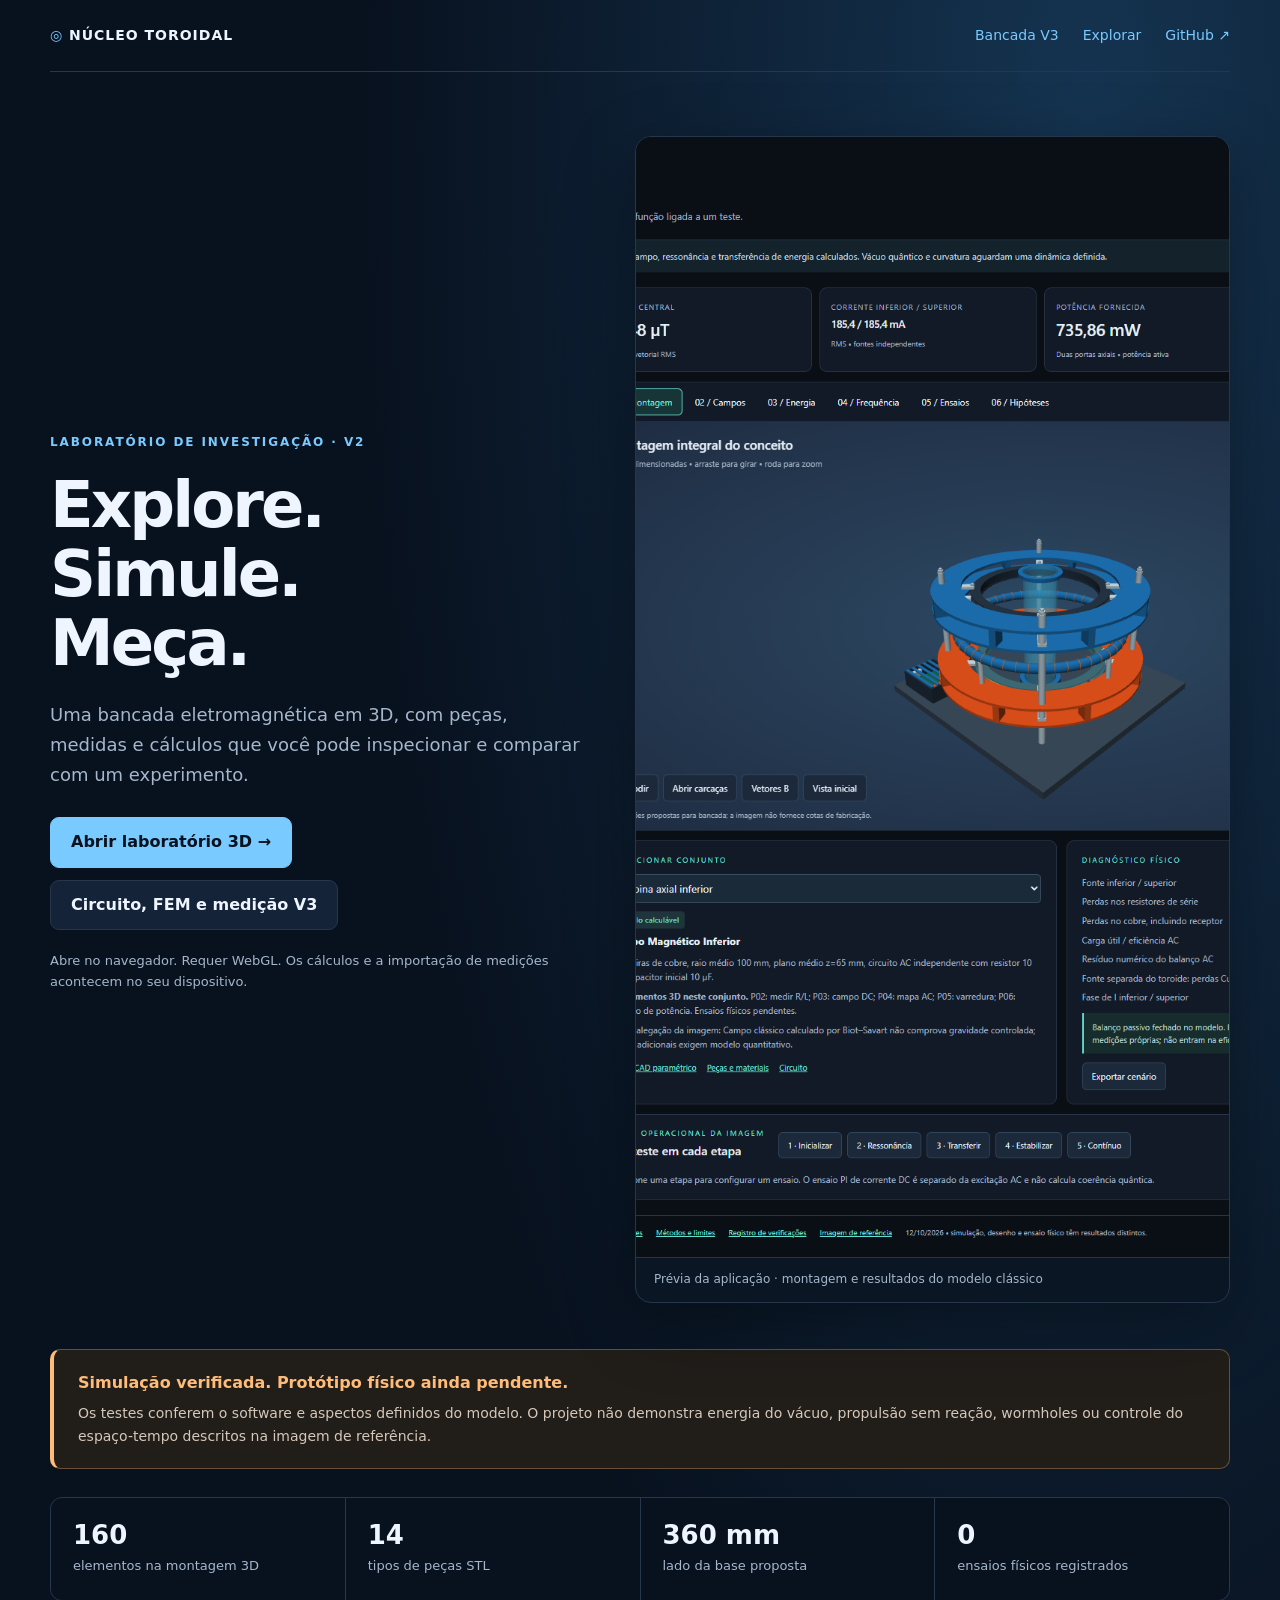
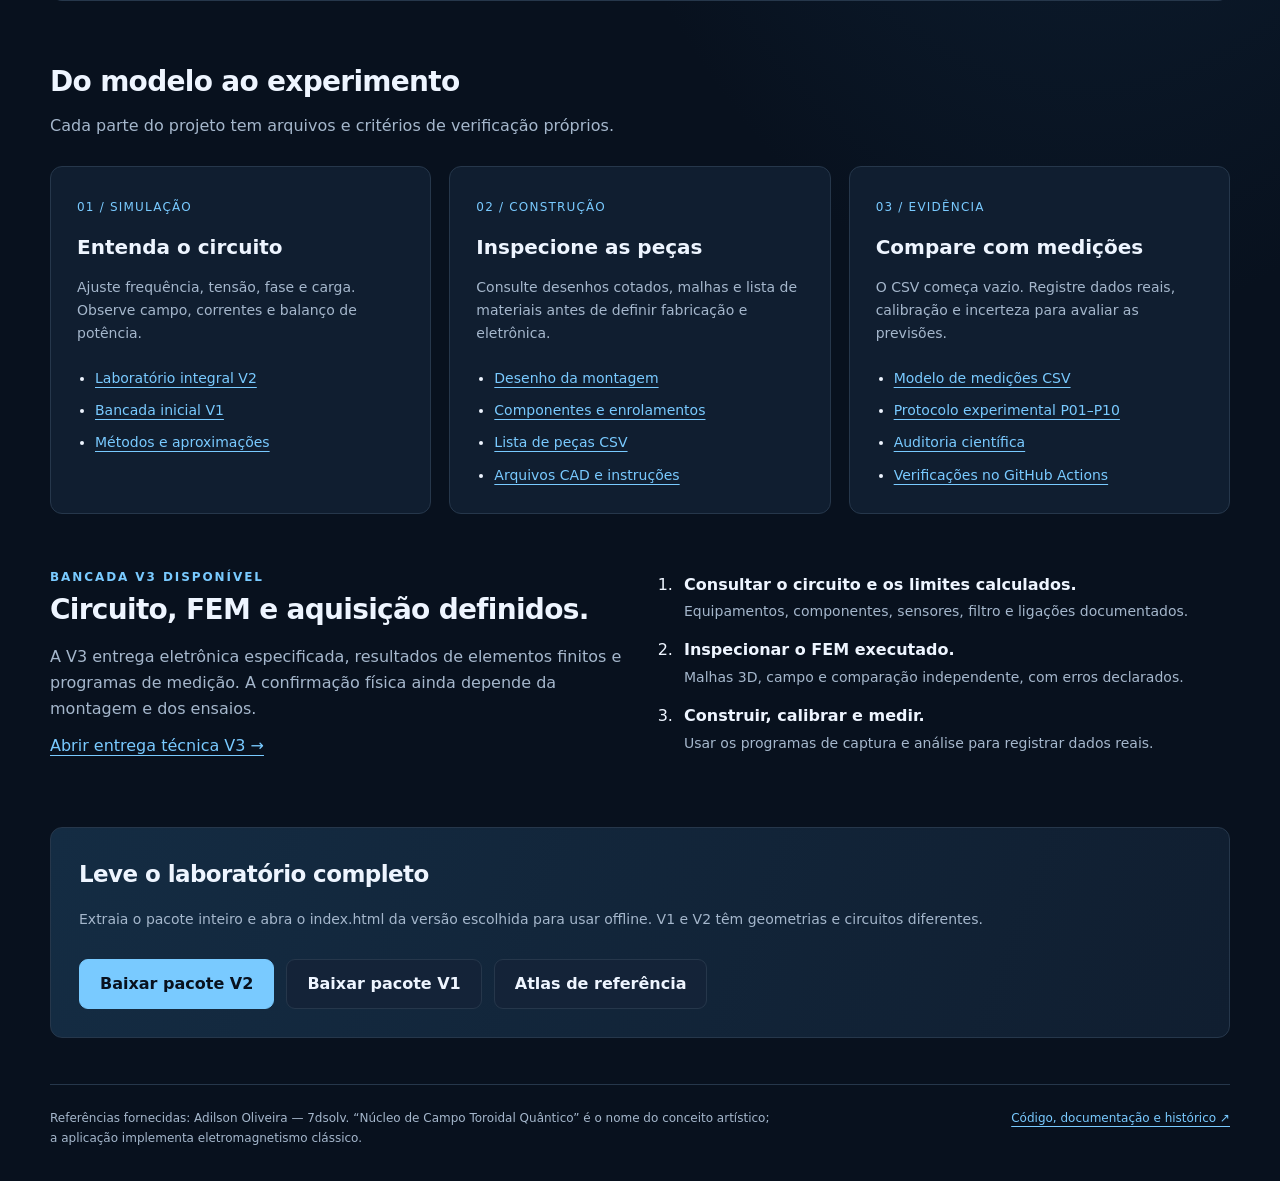
<file: index.html>
<!doctype html>
<html lang="pt-BR">
<head>
  <meta charset="utf-8">
  <meta name="viewport" content="width=device-width, initial-scale=1">
  <meta name="description" content="Laboratório 3D de uma bancada eletromagnética toroidal: simulação clássica, CAD, desenhos e protocolo experimental.">
  <meta name="theme-color" content="#08111e">
  <title>Núcleo Toroidal | Laboratório 3D</title>
  <style>
    :root{color-scheme:dark;--bg:#08111e;--panel:#101e30;--line:#26374b;--ink:#eef5ff;--muted:#a5b7cc;--blue:#79caff;--orange:#ffbc78}
    *{box-sizing:border-box}body{margin:0;background:radial-gradient(ellipse at 85% 5%,#153451 0,transparent 48%),var(--bg);color:var(--ink);font:16px/1.65 system-ui,-apple-system,"Segoe UI",sans-serif}a{color:var(--blue);text-underline-offset:4px}a:hover{color:#fff}a:focus-visible{outline:3px solid var(--orange);outline-offset:5px}main,header,footer{width:min(1180px,calc(100% - 40px));margin:auto}header{display:flex;justify-content:space-between;align-items:center;gap:20px;padding:24px 0;border-bottom:1px solid var(--line)}.brand{color:var(--ink);text-decoration:none;font-weight:750;letter-spacing:.07em;font-size:14px}.brand span{color:var(--blue)}nav{display:flex;gap:24px;font-size:14px}nav a{text-decoration:none}.hero{display:grid;grid-template-columns:1fr 1.1fr;gap:44px;align-items:center;padding:64px 0 46px}.eyebrow{text-transform:uppercase;letter-spacing:.16em;color:var(--blue);font-size:12px;font-weight:750}.hero h1{font-size:clamp(38px,5vw,64px);line-height:1.08;letter-spacing:-.045em;margin:18px 0 22px}.hero p{color:var(--muted);max-width:530px;font-size:18px}.buttons{display:flex;flex-wrap:wrap;gap:12px;margin:28px 0 20px}.button{display:inline-flex;align-items:center;justify-content:center;min-height:48px;padding:11px 20px;border:1px solid var(--line);border-radius:9px;text-decoration:none;font-weight:650;color:var(--ink);background:#142338}.button.primary{background:var(--blue);border-color:var(--blue);color:#08111e}.button:hover{border-color:#c4e7ff;background:#20364d}.button.primary:hover{background:#b7e2ff;color:#08111e}.small{font-size:13px!important;color:var(--muted)}.preview{margin:0;min-width:0;border:1px solid var(--line);border-radius:16px;background:#0b1624;overflow:hidden;box-shadow:0 20px 70px #0005}.preview img{width:100%;aspect-ratio:1.08;object-fit:cover;object-position:top;display:block}.preview figcaption{padding:12px 18px;font-size:12px;color:var(--muted);border-top:1px solid var(--line)}.status{padding:20px 24px;border:1px solid #685037;border-left:4px solid var(--orange);border-radius:10px;background:#211d19}.status strong{color:var(--orange)}.status p{margin:6px 0 0;color:#d5c8ba;font-size:14px}.stats{display:grid;grid-template-columns:repeat(4,1fr);gap:1px;background:var(--line);border:1px solid var(--line);border-radius:12px;overflow:hidden;margin:28px 0 58px}.stat{background:var(--bg);padding:22px}.stat b{display:block;font-size:26px;line-height:1.2}.stat span{font-size:13px;color:var(--muted)}h2{font-size:28px;letter-spacing:-.025em;margin:0 0 8px}.intro{color:var(--muted);margin:0 0 26px}.cards{display:grid;grid-template-columns:repeat(3,1fr);gap:18px}.card{padding:26px;border:1px solid var(--line);border-radius:12px;background:var(--panel);min-width:0}.number{color:var(--blue);font-size:12px;letter-spacing:.1em}.card h3{font-size:20px;margin:12px 0}.card p{font-size:14px;color:var(--muted);margin:0 0 22px}.card ul{padding-left:18px;margin:0;font-size:14px}.card li+li{margin-top:9px}.next{display:grid;grid-template-columns:1fr 1fr;gap:32px;padding:54px 0}.next p{color:var(--muted);margin:10px 0}.steps{padding-left:22px;margin:4px 0}.steps li{padding-left:6px;margin-bottom:13px}.steps span{color:var(--muted);font-size:14px}.downloads{padding:28px;border:1px solid var(--line);border-radius:12px;margin-bottom:46px;background:linear-gradient(110deg,#142c43,#101e30)}.downloads h2{font-size:23px}.downloads p{color:var(--muted);font-size:14px}.downloads .buttons{margin-bottom:0}footer{padding:24px 0 32px;border-top:1px solid var(--line);font-size:12px;color:var(--muted);display:flex;justify-content:space-between;gap:24px}footer p{margin:0;max-width:720px}.skip{position:absolute;left:16px;top:-80px;background:var(--bg);padding:10px;z-index:10}.skip:focus{top:12px}
    @media(max-width:850px){.hero{grid-template-columns:1fr;gap:28px;padding-top:40px}.preview img{aspect-ratio:1.65}.cards{grid-template-columns:1fr}.next{grid-template-columns:1fr;gap:22px}.stats{margin-bottom:40px}.stat{padding:18px}.stat b{font-size:23px}}@media(max-width:520px){main,header,footer{width:calc(100% - 28px)}header{align-items:flex-start;flex-direction:column;gap:10px}nav{gap:20px}.hero{padding:32px 0}.hero p{font-size:16px}.stats{grid-template-columns:1fr 1fr}.buttons .button{width:100%}.card,.downloads,.status{padding:20px}footer{flex-direction:column;gap:12px}.preview img{aspect-ratio:1.25}}
  </style>
</head>
<body>
  <a class="skip" href="#conteudo">Ir para o conteúdo</a>
  <header>
    <a class="brand" href="index.html"><span>◎</span> NÚCLEO TOROIDAL</a>
    <nav aria-label="Navegação principal"><a href="bancada_v3/index.html">Bancada V3</a><a href="#explorar">Explorar</a><a href="https://github.com/7dsol3/nucleo-campo-toroidal-quantico">GitHub ↗</a></nav>
  </header>
  <main id="conteudo">
    <section class="hero" aria-labelledby="titulo">
      <div>
        <div class="eyebrow">Laboratório de investigação · V2</div>
        <h1 id="titulo">Explore.<br>Simule.<br>Meça.</h1>
        <p>Uma bancada eletromagnética em 3D, com peças, medidas e cálculos que você pode inspecionar e comparar com um experimento.</p>
        <div class="buttons"><a class="button primary" href="nucleo_integral_v2/index.html">Abrir laboratório 3D →</a><a class="button" href="bancada_v3/index.html">Circuito, FEM e medição V3</a></div>
        <p class="small">Abre no navegador. Requer WebGL. Os cálculos e a importação de medições acontecem no seu dispositivo.</p>
      </div>
      <figure class="preview"><img src="nucleo_integral_v2/Previa_Laboratorio.png" alt="Interface do laboratório com montagem 3D, controles de circuito e resultados calculados" width="1540" height="1120"><figcaption>Prévia da aplicação · montagem e resultados do modelo clássico</figcaption></figure>
    </section>
    <aside class="status" aria-label="Estado da validação"><strong>Simulação verificada. Protótipo físico ainda pendente.</strong><p>Os testes conferem o software e aspectos definidos do modelo. O projeto não demonstra energia do vácuo, propulsão sem reação, wormholes ou controle do espaço-tempo descritos na imagem de referência.</p></aside>
    <div class="stats" aria-label="Dimensões e conteúdo do projeto"><div class="stat"><b>160</b><span>elementos na montagem 3D</span></div><div class="stat"><b>14</b><span>tipos de peças STL</span></div><div class="stat"><b>360 mm</b><span>lado da base proposta</span></div><div class="stat"><b>0</b><span>ensaios físicos registrados</span></div></div>
    <section id="explorar" aria-labelledby="explorar-titulo">
      <h2 id="explorar-titulo">Do modelo ao experimento</h2><p class="intro">Cada parte do projeto tem arquivos e critérios de verificação próprios.</p>
      <div class="cards">
        <article class="card"><span class="number">01 / SIMULAÇÃO</span><h3>Entenda o circuito</h3><p>Ajuste frequência, tensão, fase e carga. Observe campo, correntes e balanço de potência.</p><ul><li><a href="nucleo_integral_v2/index.html">Laboratório integral V2</a></li><li><a href="nucleo_toroidal/index.html">Bancada inicial V1</a></li><li><a href="https://github.com/7dsol3/nucleo-campo-toroidal-quantico/blob/main/nucleo_integral_v2/simulacao/METODOS.md">Métodos e aproximações</a></li></ul></article>
        <article class="card"><span class="number">02 / CONSTRUÇÃO</span><h3>Inspecione as peças</h3><p>Consulte desenhos cotados, malhas e lista de materiais antes de definir fabricação e eletrônica.</p><ul><li><a href="nucleo_integral_v2/cad/01_montagem_dimensional.svg">Desenho da montagem</a></li><li><a href="nucleo_integral_v2/cad/02_componentes_enrolamentos.svg">Componentes e enrolamentos</a></li><li><a href="nucleo_integral_v2/lista_completa_pecas.csv" download>Lista de peças CSV</a></li><li><a href="https://github.com/7dsol3/nucleo-campo-toroidal-quantico/tree/main/nucleo_integral_v2/cad">Arquivos CAD e instruções</a></li></ul></article>
        <article class="card"><span class="number">03 / EVIDÊNCIA</span><h3>Compare com medições</h3><p>O CSV começa vazio. Registre dados reais, calibração e incerteza para avaliar as previsões.</p><ul><li><a href="nucleo_integral_v2/Modelo_Medicoes.csv" download>Modelo de medições CSV</a></li><li><a href="https://github.com/7dsol3/nucleo-campo-toroidal-quantico/blob/main/nucleo_integral_v2/pesquisa/PROTOCOLO_COMPLETO.md">Protocolo experimental P01–P10</a></li><li><a href="https://github.com/7dsol3/nucleo-campo-toroidal-quantico/blob/main/auditoria_cientifica.md">Auditoria científica</a></li><li><a href="https://github.com/7dsol3/nucleo-campo-toroidal-quantico/actions">Verificações no GitHub Actions</a></li></ul></article>
      </div>
    </section>
    <section class="next" id="validar" aria-labelledby="validar-titulo"><div><div class="eyebrow">Bancada V3 disponível</div><h2 id="validar-titulo">Circuito, FEM e aquisição definidos.</h2><p>A V3 entrega eletrônica especificada, resultados de elementos finitos e programas de medição. A confirmação física ainda depende da montagem e dos ensaios.</p><a href="bancada_v3/index.html">Abrir entrega técnica V3 →</a></div><ol class="steps"><li><strong>Consultar o circuito e os limites calculados.</strong><br><span>Equipamentos, componentes, sensores, filtro e ligações documentados.</span></li><li><strong>Inspecionar o FEM executado.</strong><br><span>Malhas 3D, campo e comparação independente, com erros declarados.</span></li><li><strong>Construir, calibrar e medir.</strong><br><span>Usar os programas de captura e análise para registrar dados reais.</span></li></ol></section>
    <section class="downloads" aria-labelledby="download-titulo"><h2 id="download-titulo">Leve o laboratório completo</h2><p>Extraia o pacote inteiro e abra o index.html da versão escolhida para usar offline. V1 e V2 têm geometrias e circuitos diferentes.</p><div class="buttons"><a class="button primary" href="artifacts/Nucleo_Integral_V2.zip" download>Baixar pacote V2</a><a class="button" href="artifacts/Nucleo_Toroidal_Pacote.zip" download>Baixar pacote V1</a><a class="button" href="references/Atlas_Estruturas_Fundamentais_Adilson_Oliveira_7dsolv.pdf">Atlas de referência</a></div></section>
  </main>
  <footer><p>Referências fornecidas: Adilson Oliveira — 7dsolv. “Núcleo de Campo Toroidal Quântico” é o nome do conceito artístico; a aplicação implementa eletromagnetismo clássico.</p><a href="https://github.com/7dsol3/nucleo-campo-toroidal-quantico">Código, documentação e histórico ↗</a></footer>
</body>
</html>
</file>
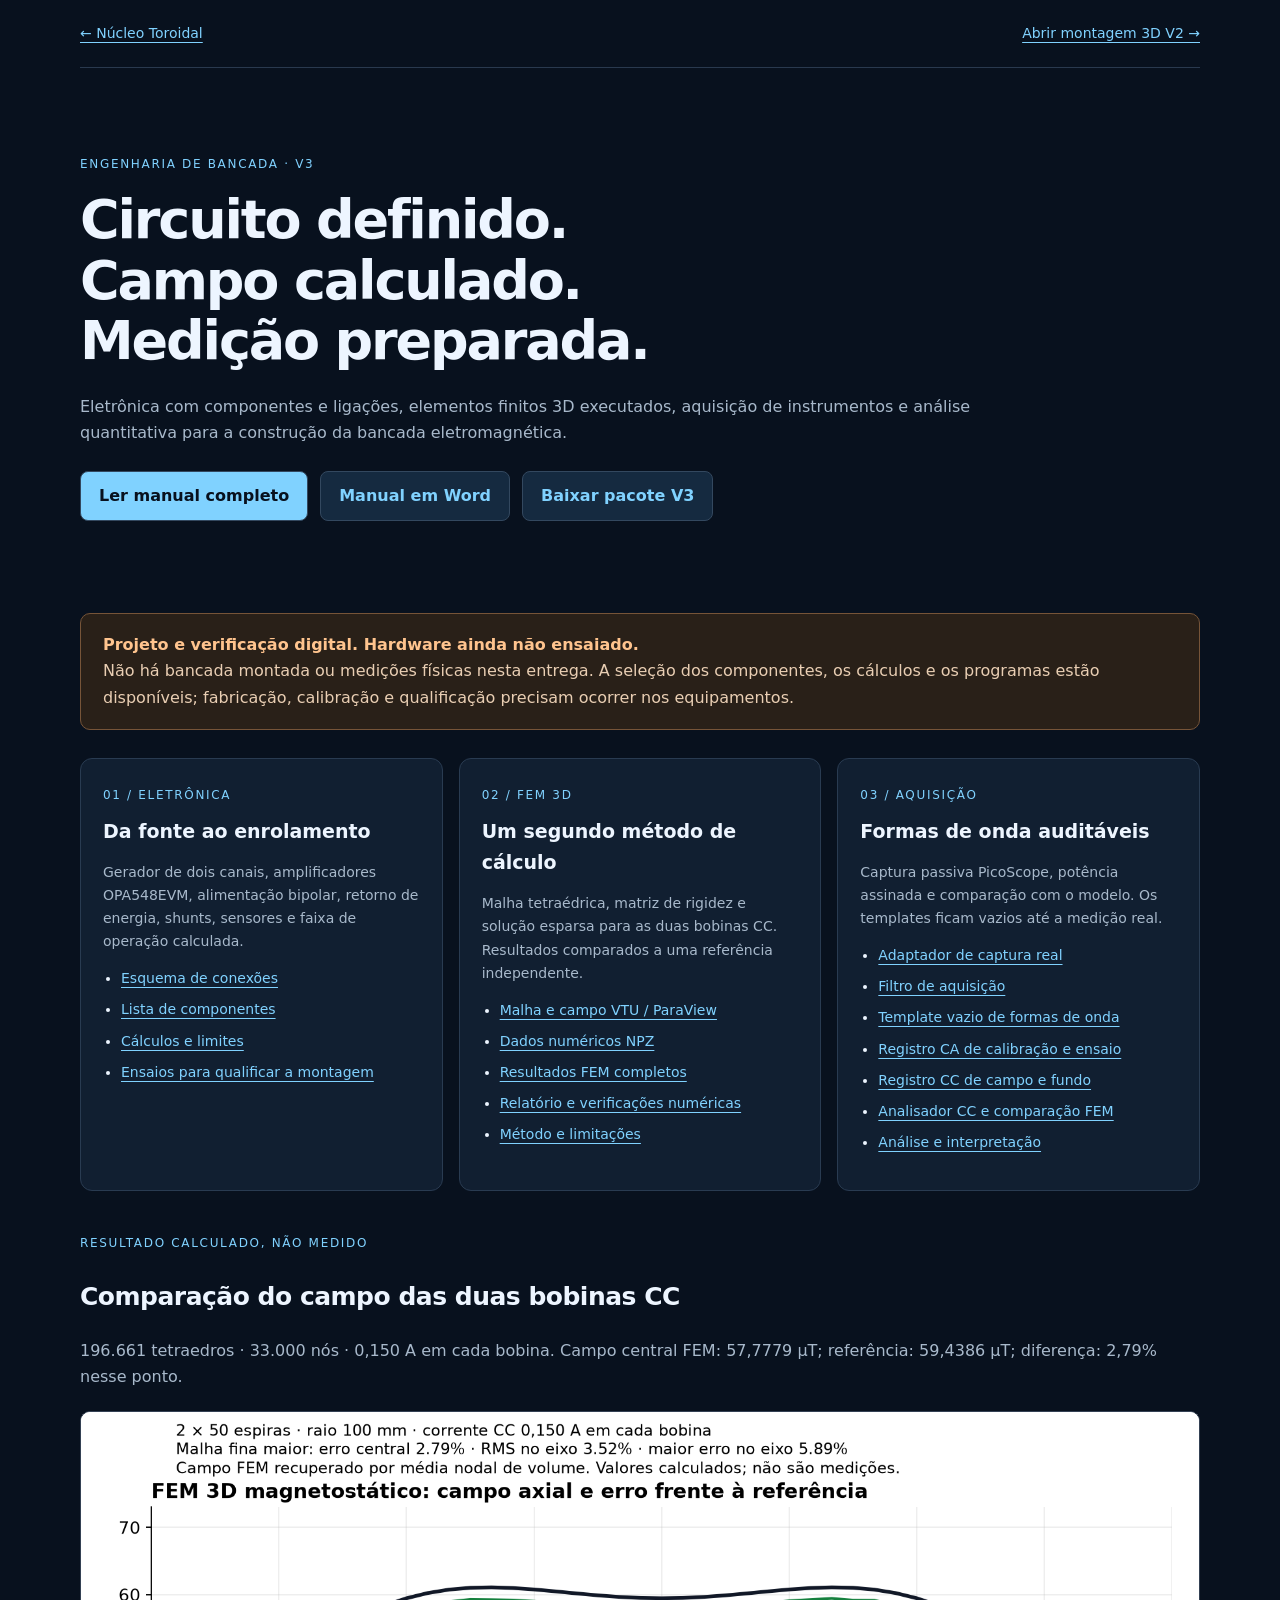
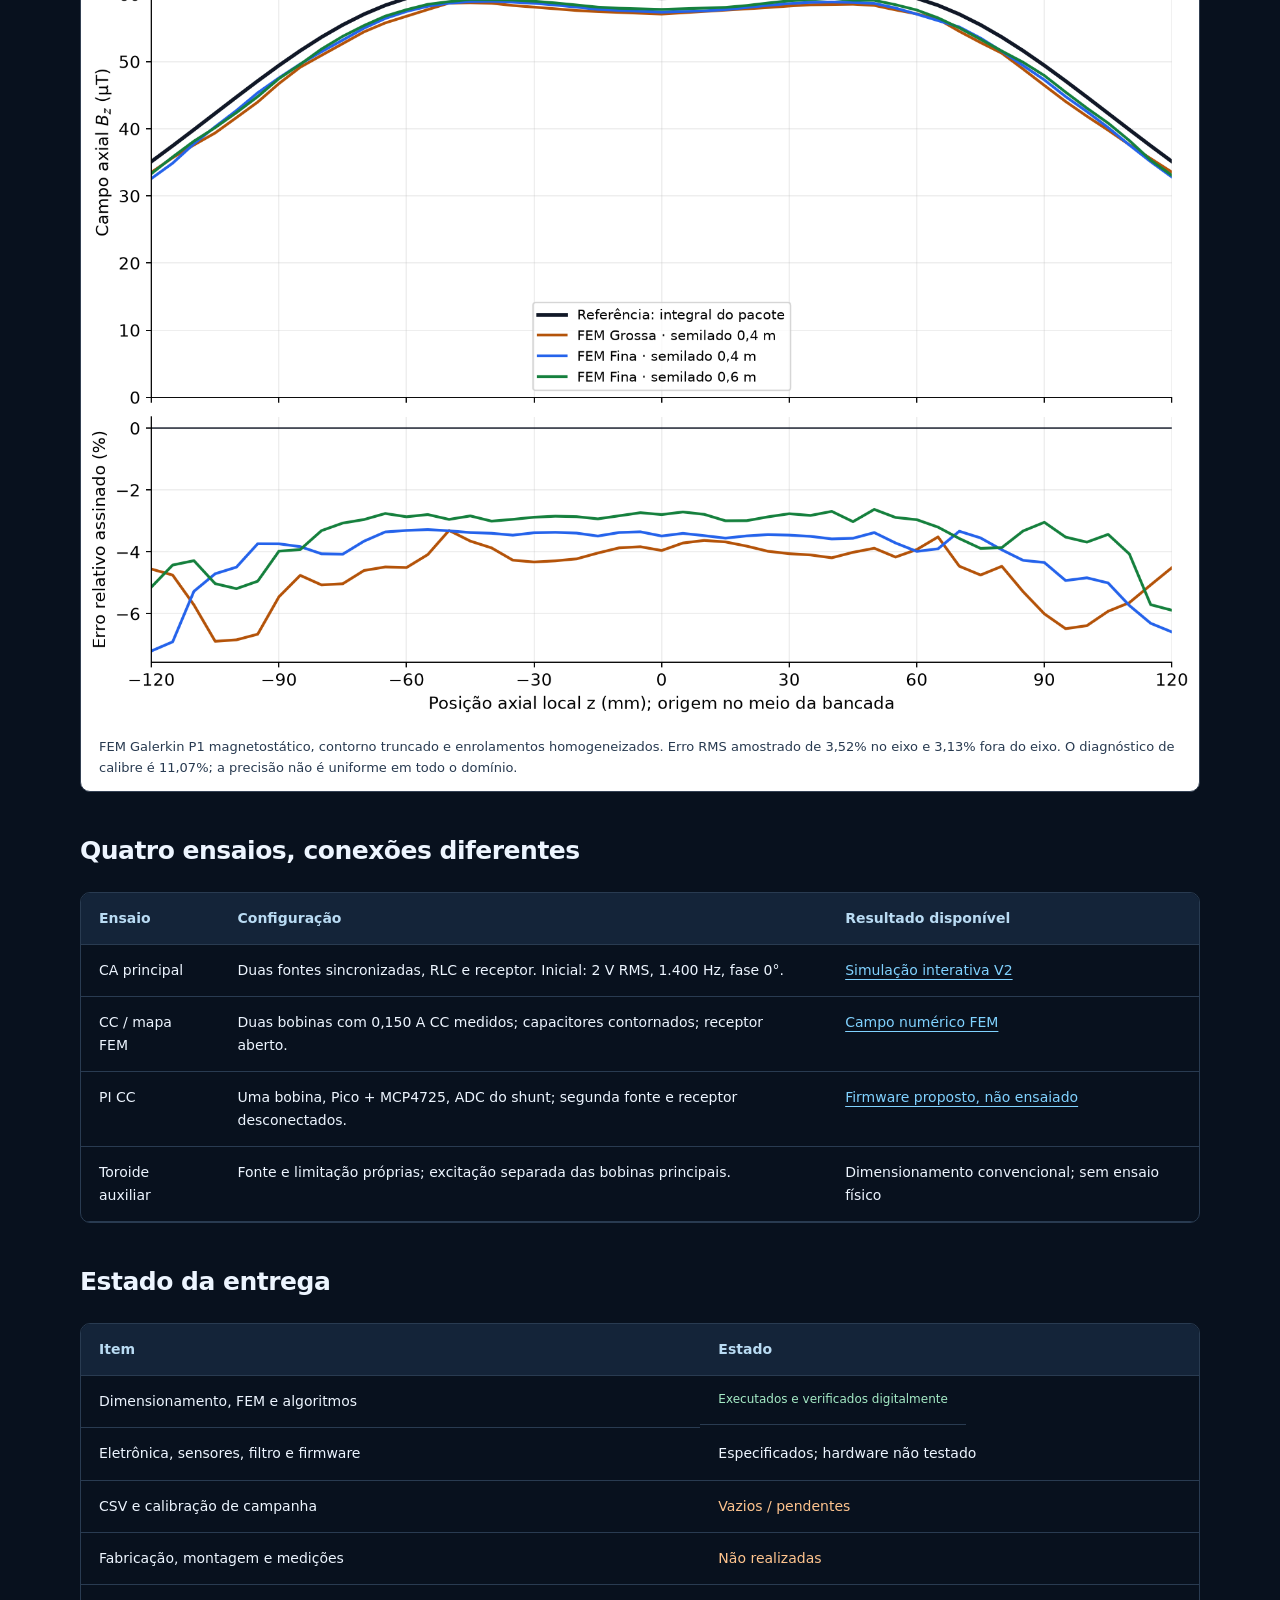
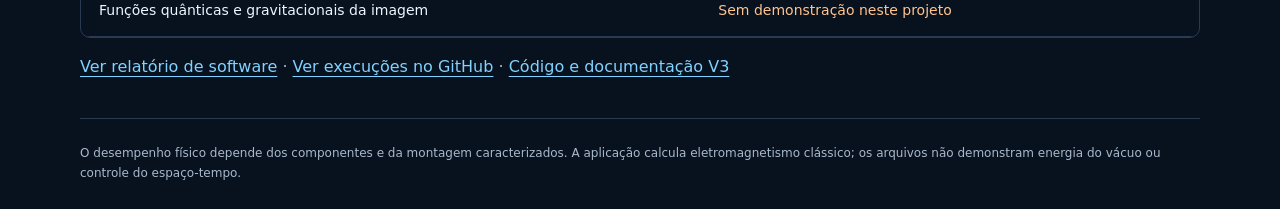
<file: bancada_v3/index.html>
<!doctype html>
<html lang="pt-BR">
<head>
<meta charset="utf-8"><meta name="viewport" content="width=device-width,initial-scale=1">
<title>Bancada V3 | Circuito, FEM e medições</title>
<meta name="description" content="Projeto de bancada instrumentada: eletrônica especificada, FEM tridimensional executado, aquisição de instrumentos e análise de medições.">
<style>
:root{color-scheme:dark}*{box-sizing:border-box}body{margin:0;background:#08111e;color:#edf5ff;font:16px/1.65 system-ui,-apple-system,"Segoe UI",sans-serif}main,header,footer{width:min(1120px,calc(100% - 32px));margin:auto}header{padding:22px 0;border-bottom:1px solid #29394e;display:flex;justify-content:space-between;gap:20px;font-size:14px}a{color:#80d2ff;text-underline-offset:4px}a:focus-visible{outline:3px solid #ffbf80;outline-offset:4px}.label{color:#80d2ff;font-size:12px;letter-spacing:.14em;text-transform:uppercase}h1{font-size:clamp(32px,5vw,54px);line-height:1.12;letter-spacing:-.04em;margin:14px 0 22px}h2{font-size:25px;letter-spacing:-.02em}h3{font-size:19px;margin:8px 0}.hero{padding:44px 0 30px;max-width:900px}.hero p,.card p,.muted{color:#a8b9cb}.notice{padding:18px 22px;background:#292018;border:1px solid #765438;border-radius:10px;color:#e9ceb3}.notice strong{color:#ffc48e}.buttons{display:flex;flex-wrap:wrap;gap:12px;margin:24px 0}.button{border:1px solid #33485f;border-radius:8px;padding:11px 18px;text-decoration:none;background:#152a40;font-weight:600}.primary{background:#80d2ff;color:#08111e}.cards{display:grid;grid-template-columns:repeat(3,1fr);gap:16px;margin:28px 0}.card{background:#111f31;border:1px solid #293b51;border-radius:12px;padding:22px;min-width:0}.card p{font-size:14px}.card ul{font-size:14px;padding-left:18px}.card li+li{margin-top:8px}section{margin:38px 0}.plot{margin:20px 0;border:1px solid #344154;border-radius:10px;overflow:hidden;background:#fff}.plot img{width:100%;height:auto;display:block}.plot figcaption{padding:12px 18px;color:#283a50;font-size:13px}.scroll{overflow-x:auto;border:1px solid #293b51;border-radius:10px}table{width:100%;border-collapse:collapse;font-size:14px}th,td{text-align:left;padding:14px 18px;border-bottom:1px solid #293b51;vertical-align:top}th{background:#142439;color:#b9dbf3}code{font-size:13px;overflow-wrap:anywhere;background:#142439;padding:2px 5px;border-radius:4px}footer{padding:25px 0;border-top:1px solid #293b51;color:#a8b9cb;font-size:12px}.status{display:inline-block;color:#a5ebc6;font-size:12px} .pending{color:#ffc48e}@media(max-width:850px){.cards{grid-template-columns:1fr}header{flex-wrap:wrap}}@media(max-width:480px){.button{width:100%;text-align:center}.card{padding:18px}th,td{padding:10px;font-size:12px}.hero{padding-top:30px}}
</style>
</head>
<body>
<header><a href="../index.html">← Núcleo Toroidal</a><a href="../nucleo_integral_v2/index.html">Abrir montagem 3D V2 →</a></header>
<main>
<section class="hero"><span class="label">Engenharia de bancada · V3</span><h1>Circuito definido.<br>Campo calculado.<br>Medição preparada.</h1><p>Eletrônica com componentes e ligações, elementos finitos 3D executados, aquisição de instrumentos e análise quantitativa para a construção da bancada eletromagnética.</p><div class="buttons"><a class="button primary" href="Manual_Bancada_V3.pdf">Ler manual completo</a><a class="button" href="Manual_Bancada_V3.docx" download>Manual em Word</a><a class="button" href="../artifacts/Nucleo_Bancada_V3.zip" download>Baixar pacote V3</a></div></section>
<aside class="notice"><strong>Projeto e verificação digital. Hardware ainda não ensaiado.</strong><br>Não há bancada montada ou medições físicas nesta entrega. A seleção dos componentes, os cálculos e os programas estão disponíveis; fabricação, calibração e qualificação precisam ocorrer nos equipamentos.</aside>
<div class="cards">
<article class="card"><span class="label">01 / Eletrônica</span><h3>Da fonte ao enrolamento</h3><p>Gerador de dois canais, amplificadores OPA548EVM, alimentação bipolar, retorno de energia, shunts, sensores e faixa de operação calculada.</p><ul><li><a href="eletronica/esquema.svg">Esquema de conexões</a></li><li><a href="eletronica/BOM.csv" download>Lista de componentes</a></li><li><a href="eletronica/relatorio_dimensionamento.json">Cálculos e limites</a></li><li><a href="https://github.com/7dsol3/nucleo-campo-toroidal-quantico/blob/main/bancada_v3/eletronica/QUALIFICACAO.md">Ensaios para qualificar a montagem</a></li></ul></article>
<article class="card"><span class="label">02 / FEM 3D</span><h3>Um segundo método de cálculo</h3><p>Malha tetraédrica, matriz de rigidez e solução esparsa para as duas bobinas CC. Resultados comparados a uma referência independente.</p><ul><li><a href="fem/outputs/fine_box060.vtu" download>Malha e campo VTU / ParaView</a></li><li><a href="fem/outputs/fine_box060_mesh.npz" download>Dados numéricos NPZ</a></li><li><a href="fem/FEM_3D_Resultados.zip" download>Resultados FEM completos</a></li><li><a href="fem/outputs/resultados.json">Relatório e verificações numéricas</a></li><li><a href="https://github.com/7dsol3/nucleo-campo-toroidal-quantico/blob/main/bancada_v3/fem/README.md">Método e limitações</a></li></ul></article>
<article class="card"><span class="label">03 / Aquisição</span><h3>Formas de onda auditáveis</h3><p>Captura passiva PicoScope, potência assinada e comparação com o modelo. Os templates ficam vazios até a medição real.</p><ul><li><a href="aquisicao/capturar_pico.py" download>Adaptador de captura real</a></li><li><a href="aquisicao/filtro.svg">Filtro de aquisição</a></li><li><a href="medicoes/Formas_de_Onda_VAZIO.csv" download>Template vazio de formas de onda</a></li><li><a href="medicoes/metadados_pendente.json" download>Registro CA de calibração e ensaio</a></li><li><a href="medicoes/metadados_cc_pendente.json" download>Registro CC de campo e fundo</a></li><li><a href="medicoes/analisar_cc.py" download>Analisador CC e comparação FEM</a></li><li><a href="https://github.com/7dsol3/nucleo-campo-toroidal-quantico/blob/main/bancada_v3/medicoes/README.md">Análise e interpretação</a></li></ul></article>
</div>
<section aria-labelledby="fem-title"><span class="label">Resultado calculado, não medido</span><h2 id="fem-title">Comparação do campo das duas bobinas CC</h2><p class="muted">196.661 tetraedros · 33.000 nós · 0,150 A em cada bobina. Campo central FEM: 57,7779 µT; referência: 59,4386 µT; diferença: 2,79% nesse ponto.</p><figure class="plot"><img src="fem/outputs/campo_eixo_comparacao.png" width="1800" height="1100" alt="Gráficos científicos do campo axial calculado por FEM e referência independente, com diferenças entre malhas e domínios"><figcaption>FEM Galerkin P1 magnetostático, contorno truncado e enrolamentos homogeneizados. Erro RMS amostrado de 3,52% no eixo e 3,13% fora do eixo. O diagnóstico de calibre é 11,07%; a precisão não é uniforme em todo o domínio.</figcaption></figure></section>
<section aria-labelledby="modes-title"><h2 id="modes-title">Quatro ensaios, conexões diferentes</h2><div class="scroll"><table><thead><tr><th>Ensaio</th><th>Configuração</th><th>Resultado disponível</th></tr></thead><tbody><tr><td>CA principal</td><td>Duas fontes sincronizadas, RLC e receptor. Inicial: 2 V RMS, 1.400 Hz, fase 0°.</td><td><a href="../nucleo_integral_v2/index.html">Simulação interativa V2</a></td></tr><tr><td>CC / mapa FEM</td><td>Duas bobinas com 0,150 A CC medidos; capacitores contornados; receptor aberto.</td><td><a href="fem/outputs/resultados.json">Campo numérico FEM</a></td></tr><tr><td>PI CC</td><td>Uma bobina, Pico + MCP4725, ADC do shunt; segunda fonte e receptor desconectados.</td><td><a href="controle/main.py" download>Firmware proposto, não ensaiado</a></td></tr><tr><td>Toroide auxiliar</td><td>Fonte e limitação próprias; excitação separada das bobinas principais.</td><td>Dimensionamento convencional; sem ensaio físico</td></tr></tbody></table></div></section>
<section aria-labelledby="state-title"><h2 id="state-title">Estado da entrega</h2><div class="scroll"><table><thead><tr><th>Item</th><th>Estado</th></tr></thead><tbody><tr><td>Dimensionamento, FEM e algoritmos</td><td class="status">Executados e verificados digitalmente</td></tr><tr><td>Eletrônica, sensores, filtro e firmware</td><td>Especificados; hardware não testado</td></tr><tr><td>CSV e calibração de campanha</td><td class="pending">Vazios / pendentes</td></tr><tr><td>Fabricação, montagem e medições</td><td class="pending">Não realizadas</td></tr><tr><td>Funções quânticas e gravitacionais da imagem</td><td class="pending">Sem demonstração neste projeto</td></tr></tbody></table></div><p class="muted"><a href="validacao_digital.json">Ver relatório de software</a> · <a href="https://github.com/7dsol3/nucleo-campo-toroidal-quantico/actions">Ver execuções no GitHub</a> · <a href="https://github.com/7dsol3/nucleo-campo-toroidal-quantico/tree/main/bancada_v3">Código e documentação V3</a></p></section>
</main><footer>O desempenho físico depende dos componentes e da montagem caracterizados. A aplicação calcula eletromagnetismo clássico; os arquivos não demonstram energia do vácuo ou controle do espaço-tempo.</footer>
</body></html>
</file>
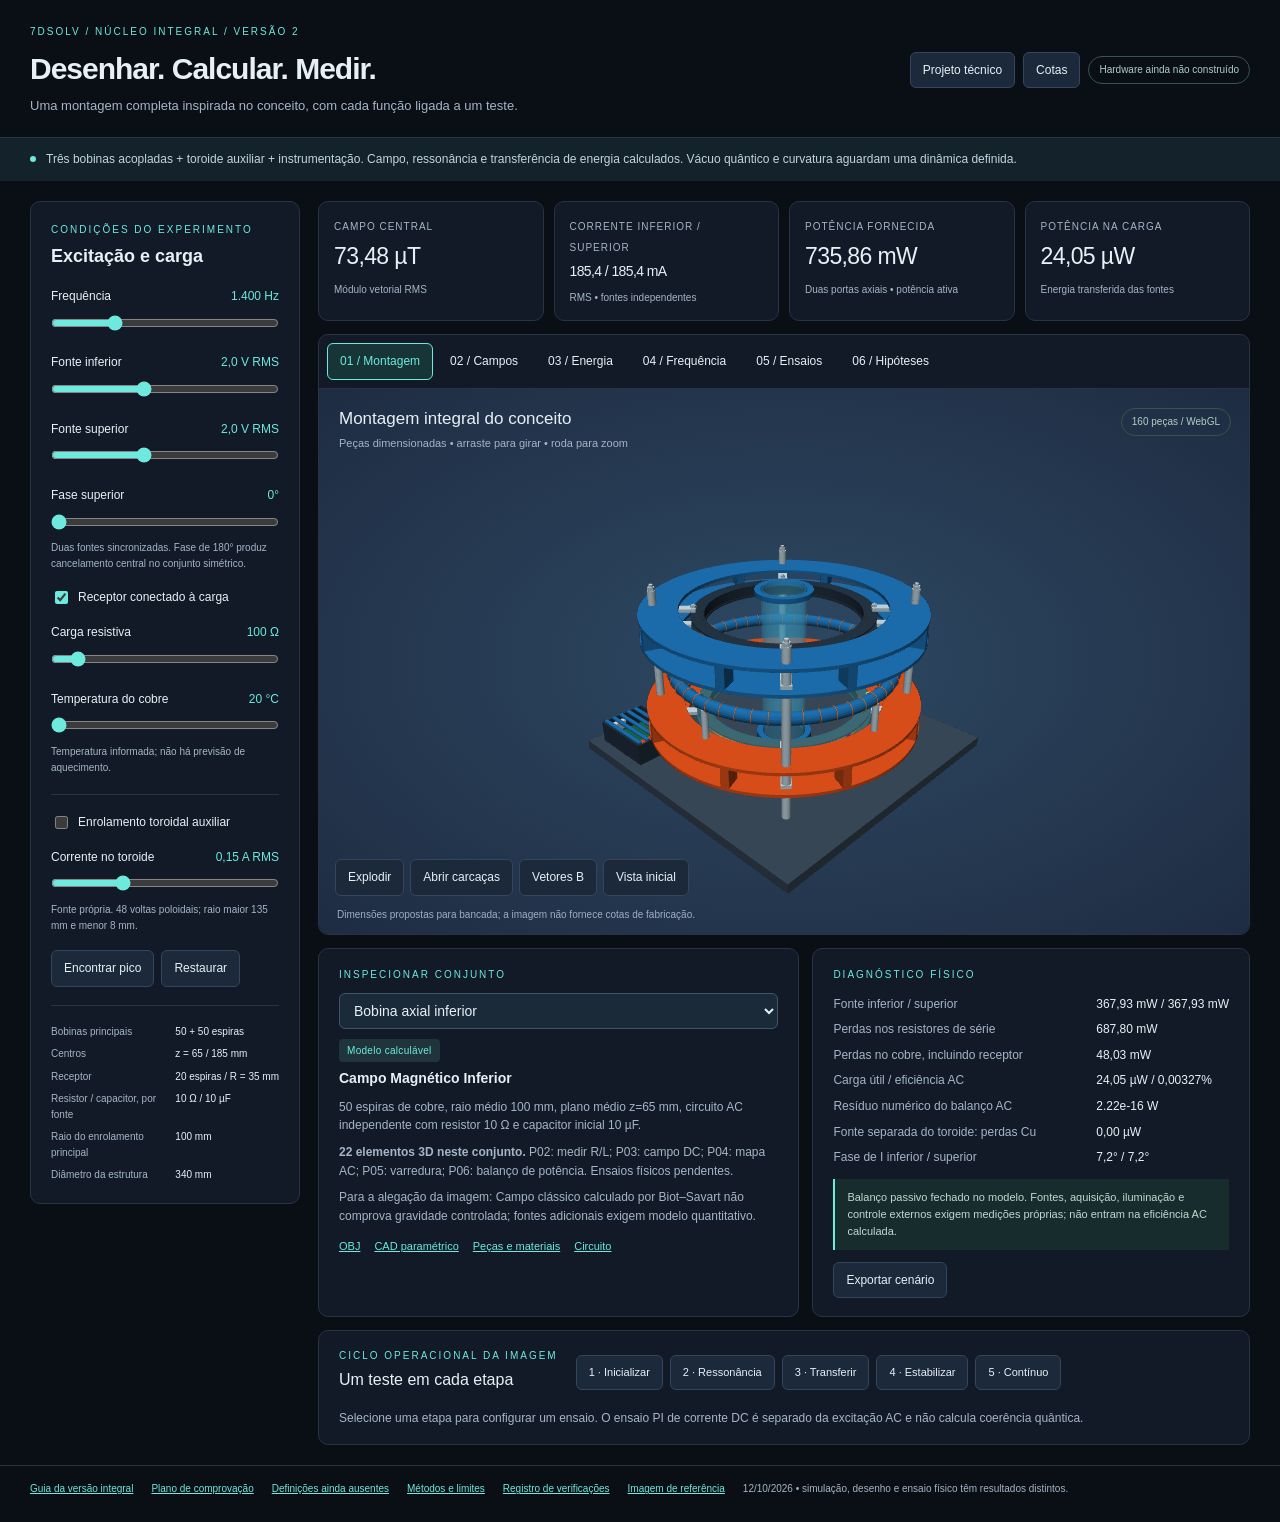
<file: nucleo_integral_v2/index.html>
<!doctype html><html lang="pt-BR"><head><meta charset="utf-8"><meta name="viewport" content="width=device-width,initial-scale=1"><title>Núcleo integral • engenharia e ensaios</title><link rel="stylesheet" href="estilo.css"></head><body>
<header><div><div class="eyebrow">7DSOLV / NÚCLEO INTEGRAL / VERSÃO 2</div><h1>Desenhar. Calcular. Medir.</h1><p>Uma montagem completa inspirada no conceito, com cada função ligada a um teste.</p></div><div class="header-actions"><a href="Projeto_Integral.pdf" class="button">Projeto técnico</a><a href="cad/01_montagem_dimensional.svg" class="button" target="_blank">Cotas</a><span class="pill">Hardware ainda não construído</span></div></header>
<div class="scope"><span class="dot"></span><span>Três bobinas acopladas + toroide auxiliar + instrumentação. Campo, ressonância e transferência de energia calculados. Vácuo quântico e curvatura aguardam uma dinâmica definida.</span></div>
<main><aside class="panel settings"><div class="eyebrow">Condições do experimento</div><h2>Excitação e carga</h2>
<div class="ctrl"><label for="frequency">Frequência <output id="frequency-value"></output></label><input id="frequency" type="range" min="100" max="5000" step="1" value="1400"></div>
<div class="ctrl"><label for="voltageLower">Fonte inferior <output id="voltageLower-value"></output></label><input id="voltageLower" type="range" min="0" max="5" step="0.1" value="2"></div>
<div class="ctrl"><label for="voltageUpper">Fonte superior <output id="voltageUpper-value"></output></label><input id="voltageUpper" type="range" min="0" max="5" step="0.1" value="2"></div>
<div class="ctrl"><label for="phase">Fase superior <output id="phase-value"></output></label><input id="phase" type="range" min="0" max="180" step="1" value="0"><p class="hint">Duas fontes sincronizadas. Fase de 180° produz cancelamento central no conjunto simétrico.</p></div>
<label class="check"><input id="receiverEnabled" type="checkbox" checked> Receptor conectado à carga</label>
<div class="ctrl"><label for="load">Carga resistiva <output id="load-value"></output></label><input id="load" type="range" min="10" max="1000" step="10" value="100"></div>
<div class="ctrl"><label for="temperature">Temperatura do cobre <output id="temperature-value"></output></label><input id="temperature" type="range" min="20" max="80" step="1" value="20"><p class="hint">Temperatura informada; não há previsão de aquecimento.</p></div>
<div class="rule"></div><label class="check"><input id="toroidEnabled" type="checkbox"> Enrolamento toroidal auxiliar</label><div class="ctrl"><label for="toroidCurrent">Corrente no toroide <output id="toroidCurrent-value"></output></label><input id="toroidCurrent" type="range" min="0" max="0.5" step="0.01" value="0.15"><p class="hint">Fonte própria. 48 voltas poloidais; raio maior 135 mm e menor 8 mm.</p></div>
<div class="buttons"><button id="tune">Encontrar pico</button><button id="reset">Restaurar</button></div><div class="rule"></div><div class="fixed"><span>Bobinas principais</span><b>50 + 50 espiras</b><span>Centros</span><b>z = 65 / 185 mm</b><span>Receptor</span><b>20 espiras / R = 35 mm</b><span>Resistor / capacitor, por fonte</span><b>10 Ω / 10 µF</b><span>Raio do enrolamento principal</span><b>100 mm</b><span>Diâmetro da estrutura</span><b>340 mm</b></div></aside>
<section class="workspace"><div class="stats"><div class="panel stat"><span>Campo central</span><strong id="metric-field">—</strong><small>Módulo vetorial RMS</small></div><div class="panel stat"><span>Corrente inferior / superior</span><strong id="metric-current">—</strong><small>RMS • fontes independentes</small></div><div class="panel stat"><span>Potência fornecida</span><strong id="metric-power">—</strong><small>Duas portas axiais • potência ativa</small></div><div class="panel stat"><span>Potência na carga</span><strong id="metric-load">—</strong><small>Energia transferida das fontes</small></div></div>
<div class="panel visualization"><nav aria-label="Modo de estudo"><button data-tab="assembly" class="active" aria-pressed="true">01 / Montagem</button><button data-tab="field" aria-pressed="false">02 / Campos</button><button data-tab="energy" aria-pressed="false">03 / Energia</button><button data-tab="sweep" aria-pressed="false">04 / Frequência</button><button data-tab="tests" aria-pressed="false">05 / Ensaios</button><button data-tab="hypotheses" aria-pressed="false">06 / Hipóteses</button></nav>
<div class="stage" id="stage"><canvas id="scene" aria-label="Montagem tridimensional. Arraste para girar e use a roda para zoom."></canvas><canvas id="plot" class="hidden" aria-label="Gráfico de campo, potência ou resposta em frequência"></canvas><div id="view-title" class="stage-title"><b>Montagem integral do conceito</b><span>Peças dimensionadas • arraste para girar • roda para zoom</span></div><div class="stage-top" id="stage-top"><span class="pill" id="scene-status">Carregando geometria…</span></div><div class="stage-tools" id="stage-tools"><button id="explode">Explodir</button><button id="open-shell">Abrir carcaças</button><button id="vectors">Vetores B</button><button id="home">Vista inicial</button></div><div class="stage-bottom" id="stage-bottom">Dimensões propostas para bancada; a imagem não fornece cotas de fabricação.</div><section id="tests-view" class="text-view hidden"><h2>Controles que podem refutar uma previsão</h2><p>Os ensaios abaixo executam o modelo matemático. Cada um inclui a medição necessária na bancada.</p><div class="buttons"><button id="run-tests">Executar controles numéricos</button><button id="template">CSV de medições</button><label class="button" for="measurement-file">Importar medições</label><input id="measurement-file" type="file" accept=".csv" class="hidden"></div><div id="test-results"></div><div id="measurement-results" role="status">Nenhuma medição física importada.</div></section><section id="hypotheses-view" class="text-view hidden"><h2>Do pôster a uma hipótese mensurável</h2><p>Cada função tem um estado próprio. Uma peça desenhada não prova a função atribuída a ela.</p><div id="hypothesis-list"></div></section></div></div>
<div class="under"><div class="panel component-card"><div class="eyebrow">Inspecionar conjunto</div><select id="part-select" aria-label="Selecionar conjunto"></select><div id="part-description"></div><div class="mini-links"><a href="cad/montagem_integral.obj">OBJ</a><a href="cad/nucleo_integral.scad">CAD paramétrico</a><a href="lista_completa_pecas.csv">Peças e materiais</a><a href="circuito_integral.svg" target="_blank">Circuito</a></div></div><div class="panel balance-card"><div class="eyebrow">Diagnóstico físico</div><div id="balance"></div><div class="notice" id="domain-status"></div><button id="export">Exportar cenário</button></div></div>
<div class="panel cycle"><div><div class="eyebrow">Ciclo operacional da imagem</div><h3>Um teste em cada etapa</h3></div><div class="cycle-actions"><button data-step="1">1 · Inicializar</button><button data-step="2">2 · Ressonância</button><button data-step="3">3 · Transferir</button><button data-step="4">4 · Estabilizar</button><button data-step="5">5 · Contínuo</button></div><div id="cycle-description">Selecione uma etapa para configurar um ensaio. O ensaio PI de corrente DC é separado da excitação AC e não calcula coerência quântica.</div><div id="control-result" class="hidden"></div><canvas id="control-plot" class="hidden" aria-label="Corrente simulada no ensaio separado de controle PI em DC"></canvas></div>
</section></main>
<footer><a href="LEIA_PRIMEIRO.md">Guia da versão integral</a><a href="pesquisa/PROTOCOLO_COMPLETO.md">Plano de comprovação</a><a href="pesquisa/INVENTARIO_LACUNAS.md">Definições ainda ausentes</a><a href="simulacao/METODOS.md">Métodos e limites</a><a href="validacao_entrega.json">Registro de verificações</a><a href="referencia.png" target="_blank">Imagem de referência</a><span>12/10/2026 • simulação, desenho e ensaio físico têm resultados distintos.</span></footer>
<script src="cad/scene.js"></script><script src="pesquisa/modulos.js"></script><script src="simulacao/modelo_browser.js"></script><script src="renderizador.js"></script><script src="controle.js"></script><script src="laboratorio.js"></script></body></html>
</file>
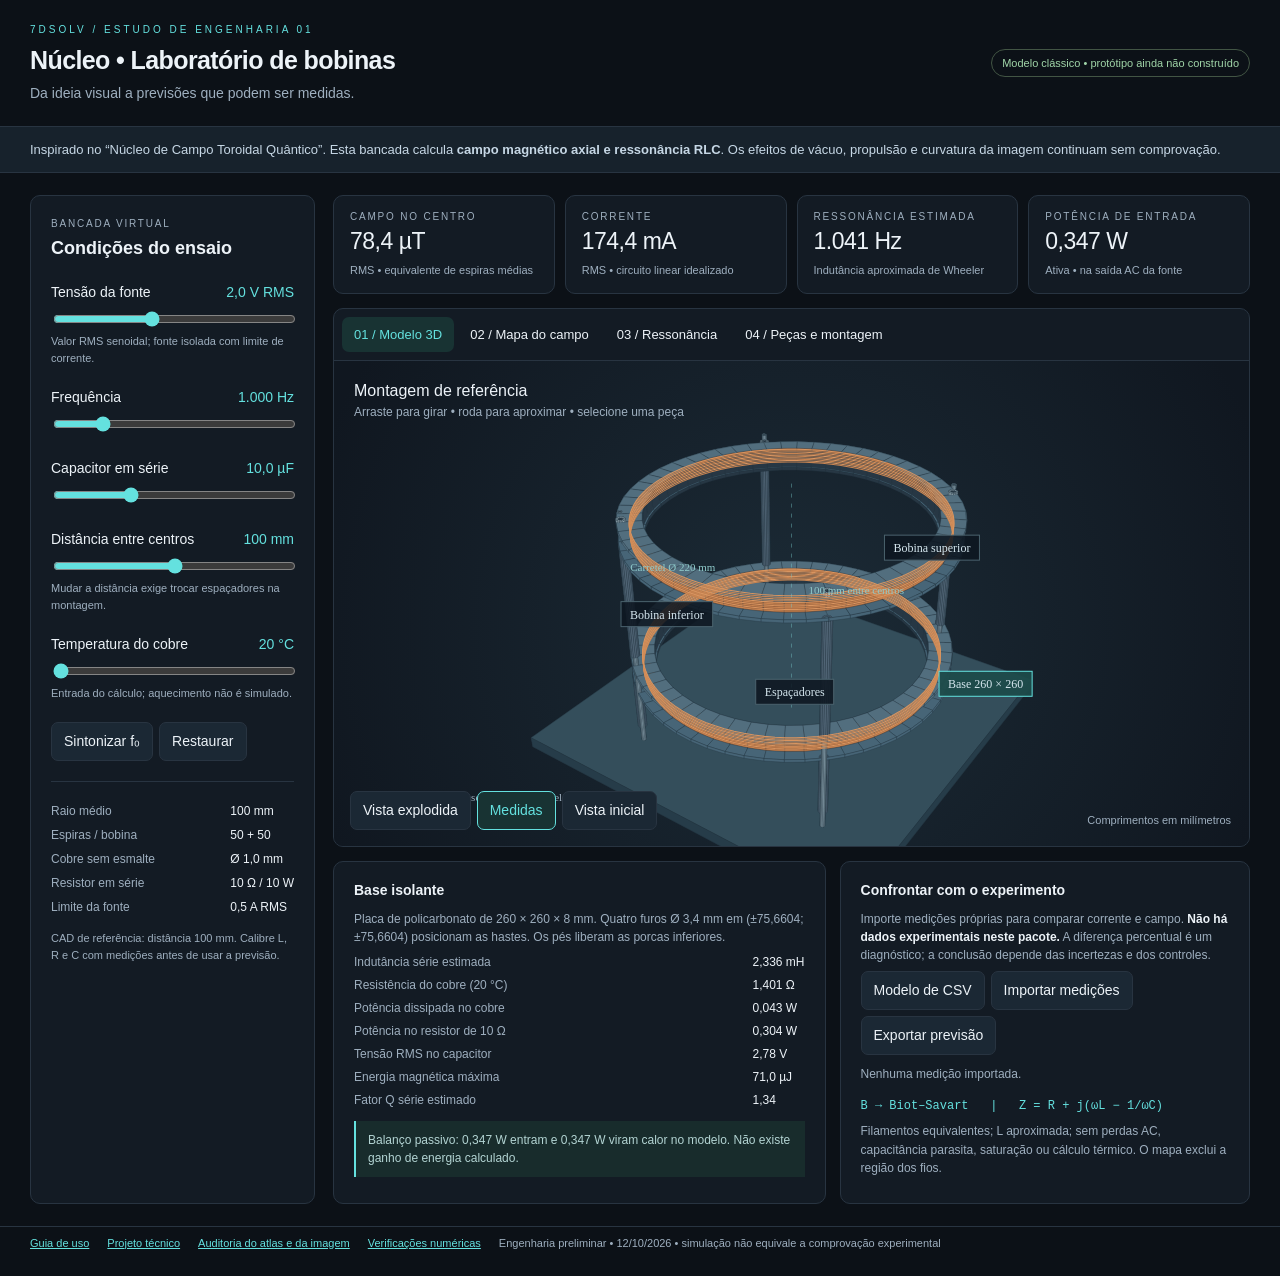
<file: nucleo_toroidal/index.html>
<!doctype html>
<html lang="pt-BR">
<head>
<meta charset="utf-8"><meta name="viewport" content="width=device-width,initial-scale=1">
<title>Núcleo • Laboratório de bobinas</title>
<style>
:root{color-scheme:dark;--bg:#0c1117;--panel:#131b24;--line:#283441;--muted:#9eafbf;--text:#edf3f8;--cyan:#64e1df;--copper:#eaa06e}*{box-sizing:border-box}body{margin:0;background:var(--bg);color:var(--text);font:14px/1.5 'Segoe UI',sans-serif}button,input,select{font:inherit}a{color:var(--cyan)}button,.button{border:1px solid var(--line);background:#1b2834;color:var(--text);border-radius:7px;padding:8px 12px;cursor:pointer;text-decoration:none;display:inline-block}button:hover,.button:hover{border-color:var(--cyan)}button:focus-visible,a:focus-visible,input:focus-visible{outline:2px solid var(--cyan);outline-offset:3px}button.on{border-color:var(--cyan);color:var(--cyan);background:#183333}header{padding:22px 30px;border-bottom:1px solid var(--line);display:flex;justify-content:space-between;align-items:center;gap:20px}h1{margin:0;font-size:25px;letter-spacing:-.6px}header p{margin:3px 0 0;color:var(--muted)}.brand{font-size:10px;letter-spacing:3px;color:var(--cyan);margin-bottom:5px}.tag{border:1px solid #425544;color:#a0d5a8;padding:5px 10px;border-radius:20px;font-size:11px;white-space:nowrap}.intro{padding:13px 30px;background:#17222c;color:#c6d7e5;border-bottom:1px solid var(--line);font-size:13px}.layout{display:grid;grid-template-columns:285px minmax(0,1fr);gap:18px;padding:22px 30px}.panel{background:var(--panel);border:1px solid var(--line);border-radius:10px}.settings{padding:20px}.kicker{color:var(--muted);text-transform:uppercase;letter-spacing:1.8px;font-size:10px}h2{font-size:18px;font-weight:600;margin:4px 0 18px}.control{margin:20px 0}.control label{display:flex;justify-content:space-between;align-items:center;gap:10px}.control output{color:var(--cyan);font-variant-numeric:tabular-nums}.control input{width:100%;accent-color:var(--cyan);margin-top:8px}.hint{font-size:11px;color:var(--muted);line-height:1.55}.divider{border-top:1px solid var(--line);margin:20px 0}.fixed{display:grid;grid-template-columns:1fr auto;gap:6px;color:var(--muted);font-size:12px}.fixed b{color:var(--text);font-weight:500}.buttons{display:flex;gap:6px;flex-wrap:wrap}.workspace{min-width:0}.stats{display:grid;grid-template-columns:repeat(4,1fr);gap:10px;margin-bottom:14px}.stat{padding:13px 16px}.stat .value{font-size:23px;letter-spacing:-.5px;font-variant-numeric:tabular-nums;white-space:nowrap}.stat small{font-size:11px;color:var(--muted)}nav{display:flex;gap:4px;padding:8px;border-bottom:1px solid var(--line);flex-wrap:wrap}nav button{border:0;background:transparent;font-size:13px}.stage{position:relative;height:485px;overflow:hidden;border-radius:0 0 9px 9px}.stage canvas{width:100%;height:100%;display:block;touch-action:none}.stage .caption{position:absolute;left:20px;top:18px;pointer-events:none;max-width:66%;font-size:12px;color:var(--muted)}.stage .caption b{display:block;font-size:16px;color:var(--text);font-weight:500}.view-actions{position:absolute;bottom:16px;left:16px;display:flex;gap:6px}.legend{position:absolute;right:18px;bottom:18px;font-size:11px;color:var(--muted)}.below{display:grid;grid-template-columns:1.2fr 1fr;gap:14px;margin-top:14px}.detail{padding:18px 20px;min-width:0}.detail h3{margin:0 0 9px;font-size:14px;font-weight:600}.detail p{font-size:12px;color:var(--muted);margin:7px 0}.detail strong{color:var(--text)}.readout{display:grid;grid-template-columns:1fr auto;gap:5px;font-size:12px;color:var(--muted)}.readout b{color:var(--text);font-weight:500;font-variant-numeric:tabular-nums}.note{margin-top:12px;padding:10px 12px;border-left:2px solid var(--copper);background:#251f1c;color:#dbc3b2;font-size:12px}.good{border-left-color:var(--cyan);background:#182c2c;color:#b3d4d3}.build{display:none;padding:24px;max-height:485px;overflow:auto}.build table{width:100%;border-collapse:collapse;font-size:12px}.build th,.build td{text-align:left;border-bottom:1px solid var(--line);padding:10px 5px}.build th{color:var(--muted);font-weight:500}.build h3{font-size:16px;margin:0 0 10px}.footer{padding:8px 30px 25px;color:var(--muted);font-size:11px}.footer a{margin-right:18px}.file-label{cursor:pointer;display:inline-block;border:1px solid var(--line);border-radius:7px;padding:8px 12px;background:#1b2834}.hidden{display:none!important}#measurement-status{color:var(--muted);font-size:12px;margin-top:10px}.alert{color:#efb780!important}#spec-note{margin-top:14px}#view2d{cursor:crosshair}#model{cursor:grab}#model:active{cursor:grabbing}.mini-links{display:flex;flex-wrap:wrap;gap:8px;margin-top:12px}.equation{font-family:Consolas,monospace;font-size:12px;color:var(--cyan);margin-top:14px}footer{border-top:1px solid var(--line)}@media(max-width:1100px){.layout{padding:16px;grid-template-columns:255px 1fr;gap:12px}.stat .value{font-size:19px}header{padding:20px}.below{grid-template-columns:1fr}.stage{height:420px}}@media(max-width:760px){header{align-items:flex-start;flex-direction:column;gap:10px}.layout{grid-template-columns:1fr}.settings{display:grid;grid-template-columns:1fr 1fr;gap:0 20px}.settings>h2,.settings>.kicker,.settings>.divider,.settings>.fixed,.settings>.buttons,.settings>.hint,.settings>#spec-note{grid-column:1/-1}.control{margin:10px 0}.stats{grid-template-columns:1fr 1fr}.stage{height:410px}.intro{padding:12px 20px}.below{grid-template-columns:1fr}.footer{padding:16px}.tag{white-space:normal}h1{font-size:23px}.stage .caption{max-width:85%}.build{padding:15px}.legend{bottom:60px}}
</style>
</head>
<body>
<header><div><div class="brand">7DSOLV / ESTUDO DE ENGENHARIA 01</div><h1>Núcleo • Laboratório de bobinas</h1><p>Da ideia visual a previsões que podem ser medidas.</p></div><span class="tag">Modelo clássico • protótipo ainda não construído</span></header>
<div class="intro">Inspirado no “Núcleo de Campo Toroidal Quântico”. Esta bancada calcula <strong>campo magnético axial e ressonância RLC</strong>. Os efeitos de vácuo, propulsão e curvatura da imagem continuam sem comprovação.</div>
<main class="layout">
<aside class="panel settings">
<div class="kicker">Bancada virtual</div><h2>Condições do ensaio</h2>
<div class="control"><label for="voltage">Tensão da fonte <output id="voltage-out"></output></label><input id="voltage" type="range" min="0" max="5" step="0.1" value="2"><div class="hint">Valor RMS senoidal; fonte isolada com limite de corrente.</div></div>
<div class="control"><label for="frequency">Frequência <output id="frequency-out"></output></label><input id="frequency" type="range" min="100" max="5000" step="1" value="1000"></div>
<div class="control"><label for="capacitance">Capacitor em série <output id="capacitance-out"></output></label><input id="capacitance" type="range" min="4.7" max="22" step="0.1" value="10"></div>
<div class="control"><label for="separation">Distância entre centros <output id="separation-out"></output></label><input id="separation" type="range" min="60" max="140" step="1" value="100"><div class="hint">Mudar a distância exige trocar espaçadores na montagem.</div></div>
<div class="control"><label for="temperature">Temperatura do cobre <output id="temperature-out"></output></label><input id="temperature" type="range" min="20" max="80" step="1" value="20"><div class="hint">Entrada do cálculo; aquecimento não é simulado.</div></div>
<div class="buttons"><button id="resonance">Sintonizar f₀</button><button id="reset">Restaurar</button></div>
<div class="divider"></div><div class="fixed"><span>Raio médio</span><b>100 mm</b><span>Espiras / bobina</span><b>50 + 50</b><span>Cobre sem esmalte</span><b>Ø 1,0 mm</b><span>Resistor em série</span><b>10 Ω / 10 W</b><span>Limite da fonte</span><b>0,5 A RMS</b></div>
<p class="hint" id="spec-note">CAD de referência: distância 100 mm, capacitor nominal 10 µF. Valores calculados precisam ser calibrados com L, R e C medidos.</p>
</aside>
<section class="workspace">
<div class="stats"><div class="panel stat"><div class="kicker">Campo no centro</div><div class="value" id="field-value">—</div><small>RMS • equivalente de espiras médias</small></div><div class="panel stat"><div class="kicker">Corrente</div><div class="value" id="current-value">—</div><small>RMS • circuito linear idealizado</small></div><div class="panel stat"><div class="kicker">Ressonância estimada</div><div class="value" id="resonance-value">—</div><small>Indutância aproximada de Wheeler</small></div><div class="panel stat"><div class="kicker">Potência de entrada</div><div class="value" id="power-value">—</div><small>Ativa • na saída AC da fonte</small></div></div>
<div class="panel"><nav aria-label="Visualização"><button class="on" data-tab="model" aria-pressed="true">01 / Modelo 3D</button><button data-tab="field" aria-pressed="false">02 / Mapa do campo</button><button data-tab="sweep" aria-pressed="false">03 / Ressonância</button><button data-tab="build" aria-pressed="false">04 / Peças e montagem</button></nav>
<div class="stage" id="stage"><canvas id="model" aria-label="Montagem tridimensional de bobinas. Arraste para girar, use roda para zoom e botões para vista explodida."></canvas><canvas id="view2d" class="hidden" aria-label="Gráfico numérico de campo ou corrente"></canvas><div class="caption" id="caption"><b>Montagem de referência</b>Arraste para girar • roda para aproximar • selecione uma peça</div><div class="view-actions" id="view-actions"><button id="explode">Vista explodida</button><button id="dimensions" class="on">Medidas</button><button id="home-view">Vista inicial</button></div><div class="legend" id="legend">Comprimentos em milímetros</div>
<div class="build" id="build"><h3>Peças do protótipo de bancada</h3><p class="hint">Dimensões nominais. Os STL representam a mecânica; eletrônica e instrumentos são componentes externos. Confira tolerâncias antes de imprimir.</p><table><thead><tr><th>Peça</th><th>Qtd.</th><th>Especificação</th></tr></thead><tbody><tr><td>Base isolante</td><td>1</td><td>260 × 260 × 8 mm; policarbonato</td></tr><tr><td>Carretel anular</td><td>2</td><td>Ø externo 220 mm; altura 15,4 mm</td></tr><tr><td>Espaçador inferior</td><td>4</td><td>Ø 6 / furo 3,4 × 44,3 mm</td></tr><tr><td>Espaçador entre bobinas</td><td>4</td><td>Ø 6 / furo 3,4 × 84,6 mm</td></tr><tr><td>Haste roscada de nylon</td><td>4</td><td>M3 × 180 mm; porcas e arruelas</td></tr><tr><td>Fio de cobre esmaltado</td><td>≈ 70 m</td><td>Ø cobre 1,0 mm; externo ≤ 1,1 mm, verificar fornecedor</td></tr><tr><td>Capacitor de filme</td><td>1</td><td>10 µF ± 5%; ≥ 100 VDC; verificar limite AC e corrente</td></tr><tr><td>Resistor não indutivo</td><td>1</td><td>10 Ω / 10 W; mede corrente e limita ensaio</td></tr><tr><td>Fonte senoidal isolada</td><td>1</td><td>100–5.000 Hz; 0–5 V RMS; limite ≤ 0,5 A</td></tr><tr><td>Instrumentação</td><td>conjunto</td><td>Osciloscópio, LCR, sonda de campo AC ou bobina de busca, termômetro</td></tr></tbody></table><div class="mini-links"><a class="button" href="cad/desenho_dimensional.svg" target="_blank">Desenho cotado</a><a class="button" href="cad/nucleo_bancada.scad">Fonte CAD</a><a class="button" href="Projeto_Tecnico.pdf">Projeto em PDF</a><a class="button" href="circuito_ensaio.svg" target="_blank">Circuito de ensaio</a><a class="button" href="lista_completa_pecas.csv">Lista completa de peças</a></div><p class="hint">As roscas do modelo são esquemáticas. Para corrente contínua, retirar o capacitor conforme o protocolo; um capacitor em série bloqueia DC. A alimentação eletrônica deve ser definida por um técnico para o instrumento escolhido.</p></div>
</div></div>
<div class="below"><div class="panel detail"><h3 id="detail-title">Base isolante</h3><p id="detail-text">A base mantém as bobinas alinhadas. Quatro hastes e espaçadores posicionam seus centros a 60 e 160 mm acima da base inferior. Sem peças metálicas grandes próximas do campo.</p><div id="model-details" class="readout"></div><div class="note" id="status"></div></div><div class="panel detail"><h3>Confrontar com o experimento</h3><p>Importe medições próprias para comparar corrente e campo. <strong>Não há dados experimentais neste pacote.</strong> A diferença percentual é um diagnóstico; a conclusão depende das incertezas e dos controles.</p><div class="buttons"><button id="template">Modelo de CSV</button><label class="file-label" for="measurements">Importar medições</label><input class="hidden" id="measurements" type="file" accept=".csv,text/csv"><button id="export">Exportar previsão</button></div><div id="measurement-status" role="status">Nenhuma medição importada.</div><div class="equation">B → Biot–Savart &nbsp; | &nbsp; Z = R + j(ωL − 1/ωC)</div><p class="hint">Filamentos equivalentes; L aproximada; sem perdas AC, capacitância parasita, saturação ou cálculo térmico. O mapa exclui a região dos fios.</p></div></div>
</section></main>
<footer class="footer"><a href="LEIA_PRIMEIRO.md">Guia de uso</a><a href="Projeto_Tecnico.pdf">Projeto técnico</a><a href="auditoria_cientifica.md">Auditoria do atlas e da imagem</a><a href="simulacao/resultados/resultados_validacao.json">Verificações numéricas</a><span>Engenharia preliminar • 12/10/2026 • simulação não equivale a comprovação experimental</span></footer>
<script>
'use strict';
const $=id=>document.getElementById(id),TAU=2*Math.PI,MU0=4*Math.PI*1e-7;
const controls=['voltage','frequency','capacitance','separation','temperature'];
const state={voltage:2,frequency:1000,capacitance:10,separation:100,temperature:20,tab:'model',yaw:-.60,pitch:.57,zoom:1,explode:false,dimensions:true,part:'base',measurements:[]};
function selfL(){let a=.1/.0254,b=.011/.0254,c=.0055/.0254;return .8*a*a*2500/(6*a+9*b+10*c)*1e-6;}
function mutual(sep,segments=720){let sum=0;for(let i=0;i<segments;i++){let d=(i+.5)*TAU/segments;sum+=Math.cos(d)/Math.sqrt(.02*(1-Math.cos(d))+sep*sep);}return MU0*2500*.01/2*sum*TAU/segments;}
function circuit(f=state.frequency,v=state.voltage){let L=2*selfL()+2*mutual(state.separation/1000),C=state.capacitance*1e-6;let length=TAU*.1*100+1,Rcu=1.724e-8*length/(Math.PI*.001**2/4)*(1+.00393*(state.temperature-20));let R=10+Rcu,w=TAU*f,X=w*L-1/(w*C),I=v/Math.hypot(R,X),f0=1/(TAU*Math.sqrt(L*C));return {L,C,Rcu,R,I,f0,power:I*I*R,pcu:I*I*Rcu,pres:I*I*10,vc:I/(w*C),vl:I*w*L,Q:TAU*f0*L/R,umax:L*I*I,b:axial(0,I),phase:Math.atan2(X,R)*180/Math.PI};}
function axial(z,I=1){let s=state.separation/1000;return [-s/2,s/2].reduce((B,zc)=>B+MU0*50*I*.01/(2*(.01+(z-zc)**2)**1.5),0);}
const segmentCache=new Map();
function field(x,z,I=1,steps=120){let s=state.separation/1000,sumx=0,sumz=0;let cache=segmentCache.get(steps);if(!cache){cache=[];for(let i=0;i<steps;i++){let t=(i+.5)*TAU/steps,dt=TAU/steps;cache.push([.1*Math.cos(t),.1*Math.sin(t),-.1*Math.sin(t)*dt,.1*Math.cos(t)*dt]);}segmentCache.set(steps,cache);}for(let zc of [-s/2,s/2])for(let [px,py,dx,dy]of cache){let rx=x-px,ry=-py,rz=z-zc,r2=rx*rx+ry*ry+rz*rz;if(r2<1e-12)continue;let fac=1e-7*50*I/r2**1.5;sumx+=dy*rz*fac;sumz+=(dx*ry-dy*rx)*fac;}return [sumx,sumz];}
function nearWire(x,z){let s=state.separation/1000;return [-s/2,s/2].some(zc=>Math.abs(Math.abs(x)-.1)<.0045&&Math.abs(z-zc)<.008);}
function fmt(n,d=2){return n.toLocaleString('pt-BR',{minimumFractionDigits:d,maximumFractionDigits:d});}
const partInfo={base:['Base isolante','Placa de policarbonato de 260 × 260 × 8 mm. Quatro furos Ø 3,4 mm em (±75,6604; ±75,6604) posicionam as hastes. Os pés liberam as porcas inferiores.'],low:['Bobina inferior','50 espiras; raio médio 100 mm. Seção de cobre Ø 1,0 mm; externo esmaltado ≤ 1,1 mm. Pacote nominal 5 camadas radiais × 10 espiras axiais, 5,5 × 11 mm. Centro z = 60 mm.'],high:['Bobina superior','Mesmo enrolamento da bobina inferior, ligada em série com campos no mesmo sentido. Centro de referência z = 160 mm. O espaçador intermediário define a distância entre os centros.'],posts:['Hastes e espaçadores','Quatro hastes de nylon M3 × 180 mm a raio 107 mm. Espaçadores inferiores de 44,3 mm; intermediários de 84,6 mm para distância de 100 mm. Aperto leve: folga da borda do carretel é pequena.'],source:['Instrumentos externos','Fonte de onda senoidal isolada e limitada em corrente, capacitor de filme e resistor não indutivo. O modelo 3D representa os componentes mecânicos; consulte o esquema no projeto técnico.']};
function choosePart(key){state.part=key;let [title,text]=partInfo[key];$('detail-title').textContent=title;$('detail-text').textContent=text;}
function update(){for(let key of controls){state[key]=Number($(key).value);let unit={voltage:' V RMS',frequency:' Hz',capacitance:' µF',separation:' mm',temperature:' °C'}[key];$(key+'-out').textContent=fmt(state[key],['voltage','capacitance'].includes(key)?1:0)+unit;}let p=circuit();$('field-value').textContent=fmt(p.b*1e6,1)+' µT';$('current-value').textContent=fmt(p.I*1000,1)+' mA';$('resonance-value').textContent=fmt(p.f0,0)+' Hz';$('power-value').textContent=fmt(p.power,3)+' W';$('model-details').innerHTML=`<span>Indutância série estimada</span><b>${fmt(p.L*1000,3)} mH</b><span>Resistência do cobre (${state.temperature} °C)</span><b>${fmt(p.Rcu,3)} Ω</b><span>Potência dissipada no cobre</span><b>${fmt(p.pcu,3)} W</b><span>Potência no resistor de 10 Ω</span><b>${fmt(p.pres,3)} W</b><span>Tensão RMS no capacitor</span><b>${fmt(p.vc,2)} V</b><span>Energia magnética máxima</span><b>${fmt(p.umax*1e6,1)} µJ</b><span>Fator Q série estimado</span><b>${fmt(p.Q,2)}</b>`;let msg=p.I>.5?'Fora do limite de corrente: o modelo linear exige mais de 0,5 A. O comportamento da fonte limitada não está simulado.':`Balanço passivo: ${fmt(p.power,3)} W entram e ${fmt(p.pcu+p.pres,3)} W viram calor no modelo. Não existe ganho de energia calculado.`;$('status').textContent=msg;$('status').className='note'+(p.I<=.5?' good':'');$('spec-note').textContent=state.separation===100?'CAD de referência: distância 100 mm. Calibre L, R e C com medições antes de usar a previsão.':`Estudo com distância ${state.separation} mm. CAD fornecido: 100 mm; trocar os quatro espaçadores intermediários para ${fmt(state.separation-15.4,1)} mm e conferir a haste necessária.`;render();compareMeasurements();}
const canvas=$('model'),ctx=canvas.getContext('2d'),plot=$('view2d'),pctx=plot.getContext('2d');let width=800,height=485,dpr=1,labels=[];
function size(){let r=$('stage').getBoundingClientRect();width=r.width;height=r.height;dpr=Math.min(devicePixelRatio||1,2);for(let c of[canvas,plot]){c.width=Math.round(width*dpr);c.height=Math.round(height*dpr);c.getContext('2d').setTransform(dpr,0,0,dpr,0,0);}render();}
function project(v){let [x,y,z]=v,z0=z-85;let X=Math.cos(state.yaw)*x+Math.sin(state.yaw)*y,Y=-Math.sin(state.yaw)*x+Math.cos(state.yaw)*y,Z=Math.cos(state.pitch)*z0-Math.sin(state.pitch)*Y,D=Math.sin(state.pitch)*z0+Math.cos(state.pitch)*Y;let pers=650/(650-D),sc=Math.min(width/430,height/330)*state.zoom;return [width*.5+X*sc*pers,height*.53-Z*sc*pers,D];}
function path3(vertices,c=ctx){c.beginPath();vertices.forEach((v,i)=>{let p=project(v);i?c.lineTo(p[0],p[1]):c.moveTo(p[0],p[1]);});}
function draw3D(){ctx.clearRect(0,0,width,height);let g=ctx.createRadialGradient(width*.5,height*.55,20,width*.5,height*.55,width*.55);g.addColorStop(0,'#1b2a35');g.addColorStop(1,'#101720');ctx.fillStyle=g;ctx.fillRect(0,0,width,height);let polygons=[];function poly(v,color,edge='#243440'){polygons.push({v,color,edge,depth:v.reduce((a,p)=>a+project(p)[2],0)/v.length});}
function annulus(cx,cy,z0,z1,ri,ro,color,segments=56){for(let k=0;k<segments;k++){let a=k*TAU/segments,b=(k+1)*TAU/segments;let p=(r,t,z)=>[cx+r*Math.cos(t),cy+r*Math.sin(t),z];poly([p(ri,a,z1),p(ro,a,z1),p(ro,b,z1),p(ri,b,z1)],color);poly([p(ro,a,z0),p(ro,b,z0),p(ro,b,z1),p(ro,a,z1)],color);if(ri>0)poly([p(ri,a,z0),p(ri,a,z1),p(ri,b,z1),p(ri,b,z0)],'#273744');}}
let bz=0;poly([[-130,-130,bz],[130,-130,bz],[130,130,bz],[-130,130,bz]],'#182630');poly([[-130,-130,8],[130,-130,8],[130,130,8],[-130,130,8]],'#344e5b');for(let [a,b]of[[[-130,-130],[130,-130]],[[130,-130],[130,130]],[[130,130],[-130,130]],[[-130,130],[-130,-130]]])poly([[...a,0],[...b,0],[...b,8],[...a,8]],'#263c49');
let low=60+(state.explode?22:0),high=60+state.separation+(state.explode?80:0);for(let a of [Math.PI/4,3*Math.PI/4,5*Math.PI/4,7*Math.PI/4]){let x=107*Math.cos(a),y=107*Math.sin(a);annulus(x,y,8,52.3,1.7,3,'#526677',16);annulus(x,y,low+7.7,low+7.7+state.separation-15.4,1.7,3,'#526677',16);annulus(x,y,-5,Math.max(175,60+state.separation+15),0,1.5,'#8da4b0',12);annulus(x,y,low+7.7,low+10,1.7,3,'#a4bac4',12);annulus(x,y,high+7.7,high+10,1.7,3,'#a4bac4',12);}
for(let z of[low,high]){annulus(0,0,z-7.7,z-5.7,94,110,'#476577');annulus(0,0,z+5.7,z+7.7,94,110,'#526e7e');annulus(0,0,z-5.7,z+5.7,95.25,97.25,'#314b5e');annulus(0,0,z-5.5,z+5.5,97.25,102.75,'#9a623d');}
polygons.sort((a,b)=>a.depth-b.depth);for(let p of polygons){path3(p.v);ctx.closePath();ctx.fillStyle=p.color;ctx.fill();ctx.strokeStyle=p.edge;ctx.lineWidth=.35;ctx.stroke();}
// Wire paths show the ten outer axial turns; remaining radial layers are inside the pack.
for(let z of[low,high])for(let n=0;n<10;n++){let pts=[];for(let k=0;k<=100;k++){let a=k*TAU/100;pts.push([102.2*Math.cos(a),102.2*Math.sin(a),z-4.95+n*1.1]);}path3(pts);ctx.strokeStyle=n%2?'#d99560':'#c88451';ctx.lineWidth=1.05;ctx.stroke();}
// Dashed center axis is a geometric guide, not a simulated beam.
path3([[0,0,8],[0,0,high+25]]);ctx.strokeStyle='#78cccc66';ctx.lineWidth=1;ctx.setLineDash([4,6]);ctx.stroke();ctx.setLineDash([]);
labels=[];function label(key,text,v,offset=[0,0]){let p=project(v),x=p[0]+offset[0],y=p[1]+offset[1];ctx.font='12px Segoe UI';let w=ctx.measureText(text).width+18;ctx.fillStyle=state.part===key?'#1d4b4aee':'#0d1721dd';ctx.strokeStyle=state.part===key?'#64e1df':'#4a626d';ctx.lineWidth=1;ctx.fillRect(x,y-13,w,25);ctx.strokeRect(x,y-13,w,25);ctx.fillStyle='#d5e6ee';ctx.fillText(text,x+9,y+4);labels.push({key,x,y,w});}label('base','Base 260 × 260',[75,-120,8],[-20,22]);label('low','Bobina inferior',[-85,-15,low],[-88,12]);label('high','Bobina superior',[70,20,high],[14,-14]);label('posts','Espaçadores',[75.66,75.66,105],[-70,5]);
if(state.dimensions){ctx.font='11px Segoe UI';ctx.fillStyle='#8fcaca';let p=project([0,0,(low+high)/2]);ctx.fillText(state.separation+' mm entre centros',p[0]+17,p[1]+8);let q=project([0,110,high]);ctx.fillText('Carretel Ø 220 mm',q[0]-50,q[1]-22);}
if(state.explode){ctx.font='11px Segoe UI';ctx.fillStyle='#efb780';ctx.fillText('Vista explodida: posições deslocadas para mostrar peças.',18,height-65);}ctx.font='11px Segoe UI';ctx.fillStyle='#9eafbf';ctx.fillText('Enrolamento exterior representado; conexões elétricas no esquema.',18,height-45);}
let fieldCache=null;
function drawField(){pctx.clearRect(0,0,width,height);pctx.fillStyle='#101821';pctx.fillRect(0,0,width,height);let left=70,top=76,w=width-145,h=height-132,I=circuit().I;const nx=70,nz=60,rangeX=.16,rangeZ=.16;let key=state.separation;if(!fieldCache||fieldCache.key!==key){let values=[];for(let j=0;j<nz;j++)for(let i=0;i<nx;i++){let x=-rangeX+(i+.5)*2*rangeX/nx,z=rangeZ-(j+.5)*2*rangeZ/nz;let B=nearWire(x,z)?null:field(x,z,1);values.push(B?Math.hypot(...B)*1e6:null);}fieldCache={key,values};}let sorted=fieldCache.values.filter(v=>v!==null).sort((a,b)=>a-b),maxBase=sorted[Math.floor(sorted.length*.98)]||1,max=maxBase*I;for(let j=0;j<nz;j++)for(let i=0;i<nx;i++){let v=fieldCache.values[j*nx+i],t=v===null?0:Math.min(1,v/maxBase);pctx.fillStyle=v===null?'#edb384':`hsl(${225-190*t},${45+35*t}%,${12+45*t}%)`;pctx.fillRect(left+i*w/nx,top+j*h/nz,w/nx+1,h/nz+1);}
if(I===0){pctx.fillStyle='#101821dd';pctx.fillRect(left,top,w,h);pctx.fillStyle='#9eafbf';pctx.font='15px Segoe UI';pctx.fillText('Fonte desligada: campo das bobinas igual a zero.',left+20,top+35);}
function px(x){return left+(x+rangeX)/(rangeX*2)*w;}function py(z){return top+(rangeZ-z)/(rangeZ*2)*h;}pctx.strokeStyle='#b6d9de77';pctx.lineWidth=1;for(let j=1;j<10;j++)for(let i=1;i<13;i++){let x=-rangeX+i*2*rangeX/13,z=rangeZ-j*2*rangeZ/10;if(nearWire(x,z)||I===0)continue;let [bx,bz]=field(x,z,1),norm=Math.hypot(bx,bz),dx=bx/norm*9,dy=-bz/norm*9,xx=px(x),yy=py(z);pctx.beginPath();pctx.moveTo(xx-dx/2,yy-dy/2);pctx.lineTo(xx+dx/2,yy+dy/2);pctx.lineTo(xx+dx/2-dx*.4-dy*.25,yy+dy/2-dy*.4+dx*.25);pctx.moveTo(xx+dx/2,yy+dy/2);pctx.lineTo(xx+dx/2-dx*.4+dy*.25,yy+dy/2-dy*.4-dx*.25);pctx.stroke();}
pctx.strokeStyle='#a5b7c4';pctx.strokeRect(left,top,w,h);pctx.font='11px Segoe UI';pctx.fillStyle='#9eafbf';for(let v of[-160,-80,0,80,160]){pctx.fillText(v.toString(),px(v/1000)-12,top+h+20);pctx.fillText(v.toString(),left-40,py(v/1000)+4);}pctx.fillText('x / mm',left+w/2-18,top+h+41);pctx.fillText('z / mm',12,top-12);pctx.fillText('z = 0: ponto médio entre bobinas',left,top-12);pctx.fillStyle='#edb384';pctx.fillText('Áreas dos fios excluídas',left+w-160,top-12);let barx=width-52;for(let j=0;j<100;j++){let t=1-j/100;pctx.fillStyle=`hsl(${225-190*t},${45+35*t}%,${12+45*t}%)`;pctx.fillRect(barx,top+j*h/100,12,h/100+1);}pctx.fillStyle='#9eafbf';pctx.fillText('≥'+fmt(max,0),barx-8,top-9);pctx.fillText('0',barx+2,top+h+20);pctx.fillText('µT',barx-2,top+h+38);}
function drawSweep(){pctx.clearRect(0,0,width,height);pctx.fillStyle='#101821';pctx.fillRect(0,0,width,height);let left=65,top=85,w=width-105,h=height-145,p=circuit(),imax=1/p.R,max=Math.max(imax*1.15,.01),fx=f=>left+(f-100)/4900*w,iy=i=>top+h-i/max*h;pctx.font='11px Segoe UI';for(let j=0;j<=4;j++){let y=top+h-j*h/4;pctx.strokeStyle='#2a3947';pctx.beginPath();pctx.moveTo(left,y);pctx.lineTo(left+w,y);pctx.stroke();pctx.fillStyle='#9eafbf';pctx.fillText(fmt(max*j/4*1000,0),left-45,y+4);}for(let f of[100,1000,2000,3000,4000,5000]){let x=fx(f);pctx.fillText(f.toString(),x-13,top+h+22);}pctx.fillText('Frequência / Hz',left+w/2-35,top+h+43);pctx.fillText('I / V • mA por volt RMS',left,top-22);pctx.beginPath();for(let i=0;i<=300;i++){let f=100+i*4900/300,x=fx(f),y=iy(circuit(f,1).I);i?pctx.lineTo(x,y):pctx.moveTo(x,y);}pctx.strokeStyle='#64e1df';pctx.lineWidth=2.4;pctx.stroke();pctx.setLineDash([4,5]);pctx.strokeStyle='#d9a777';pctx.beginPath();pctx.moveTo(fx(p.f0),top);pctx.lineTo(fx(p.f0),top+h);pctx.stroke();pctx.setLineDash([]);pctx.fillStyle='#d9a777';pctx.fillText('f₀ ≈ '+fmt(p.f0,0)+' Hz',Math.min(fx(p.f0)+8,left+w-100),top+16);pctx.fillStyle='#fff';pctx.beginPath();pctx.arc(fx(state.frequency),iy(circuit(state.frequency,1).I),4,0,TAU);pctx.fill();for(let m of state.measurements){if(m.frequency_hz<100||m.frequency_hz>5000||m.source_rms_v<=0)continue;let x=fx(m.frequency_hz),y=iy(m.current_rms_a/m.source_rms_v);pctx.fillStyle='#ee9f6b';pctx.beginPath();pctx.arc(x,y,4,0,TAU);pctx.fill();}if(state.measurements.length){pctx.fillStyle='#ee9f6b';pctx.fillText('● Medições I/V (linhas de 0 V omitidas)',left+w-240,top-22);}}
function render(){if(!width)return;if(state.tab==='model')draw3D();if(state.tab==='field')drawField();if(state.tab==='sweep')drawSweep();}
const captions={model:['Montagem de referência','Arraste para girar • roda para aproximar • selecione uma peça'],field:['Campo magnético no plano x–z','Biot–Savart • RMS • escala automática recortada no percentil 98; ≥ indica saturação de cor'],sweep:['Resposta em frequência','Circuito RLC série • corrente normalizada por tensão terminal, I/V'],build:['','']};
function selectTab(tab){state.tab=tab;document.querySelectorAll('[data-tab]').forEach(b=>{let on=b.dataset.tab===tab;b.classList.toggle('on',on);b.setAttribute('aria-pressed',String(on));});canvas.classList.toggle('hidden',tab!=='model');plot.classList.toggle('hidden',!['field','sweep'].includes(tab));$('build').style.display=tab==='build'?'block':'none';$('caption').classList.toggle('hidden',tab==='build');$('view-actions').classList.toggle('hidden',tab!=='model');$('legend').classList.toggle('hidden',tab!=='model');let [t,d]=captions[tab];$('caption').replaceChildren();let strong=document.createElement('b');strong.textContent=t;$('caption').append(strong,document.createTextNode(d));render();}
document.querySelectorAll('[data-tab]').forEach(b=>b.addEventListener('click',()=>selectTab(b.dataset.tab)));for(let key of controls)$(key).addEventListener('input',update);
$('reset').onclick=()=>{let values=[2,1000,10,100,20];controls.forEach((k,i)=>$(k).value=values[i]);update();};$('resonance').onclick=()=>{$('frequency').value=Math.round(circuit().f0);update();};$('explode').onclick=()=>{state.explode=!state.explode;$('explode').classList.toggle('on',state.explode);render();};$('dimensions').onclick=()=>{state.dimensions=!state.dimensions;$('dimensions').classList.toggle('on',state.dimensions);render();};$('home-view').onclick=()=>{state.yaw=-.60;state.pitch=.57;state.zoom=1;render();};
let drag=null;canvas.addEventListener('pointerdown',e=>{drag={x:e.clientX,y:e.clientY,startX:e.clientX,startY:e.clientY};canvas.setPointerCapture(e.pointerId);});canvas.addEventListener('pointermove',e=>{if(!drag)return;state.yaw+=(e.clientX-drag.x)*.008;state.pitch=Math.max(.1,Math.min(1.4,state.pitch+(e.clientY-drag.y)*.006));drag.x=e.clientX;drag.y=e.clientY;render();});canvas.addEventListener('pointerup',e=>{if(drag&&Math.hypot(e.clientX-drag.startX,e.clientY-drag.startY)<5){let r=canvas.getBoundingClientRect(),x=e.clientX-r.left,y=e.clientY-r.top;for(let l of labels)if(x>=l.x&&x<=l.x+l.w&&Math.abs(y-l.y)<=14){choosePart(l.key);break;}}drag=null;});canvas.addEventListener('pointercancel',()=>drag=null);canvas.addEventListener('wheel',e=>{e.preventDefault();state.zoom=Math.max(.6,Math.min(1.8,state.zoom-e.deltaY*.001));render();},{passive:false});
function download(name,content,type='text/csv;charset=utf-8'){let a=document.createElement('a'),url=URL.createObjectURL(new Blob(['\ufeff',content],{type}));a.href=url;a.download=name;a.click();setTimeout(()=>URL.revokeObjectURL(url),1000);}
$('template').onclick=()=>download('medicoes_bancada.csv','frequency_hz;source_rms_v;current_rms_a;B_center_rms_uT;u_B_uT\n');
$('export').onclick=()=>{let rows=['frequency_hz;source_rms_v;current_rms_a;B_center_rms_uT;input_power_w;voltage_capacitor_rms_v'];for(let f=100;f<=5000;f+=10){let p=circuit(f);rows.push([f,state.voltage,p.I,p.b*1e6,p.power,p.vc].join(';'));}download('previsao_RLC.csv',rows.join('\n'));};
function parseMeasurements(text){let lines=text.replace(/^\ufeff/,'').trim().split(/\r?\n/).filter(s=>s.trim());if(lines.length<2)throw new Error('O CSV precisa de cabeçalho e ao menos uma medição.');let sep=lines[0].includes(';')?';':',',keys=lines[0].split(sep).map(s=>s.trim());let needed=['frequency_hz','source_rms_v','current_rms_a','B_center_rms_uT'];if(!needed.every(k=>keys.includes(k)))throw new Error('Use o cabeçalho do modelo de CSV.');let rows=lines.slice(1).map((line,n)=>{let cols=line.split(sep),o={};keys.forEach((k,i)=>{let s=(cols[i]||'').trim();o[k]=s===''?NaN:Number(sep===';'?s.replace(',','.'):s);});if(!needed.every(k=>Number.isFinite(o[k]))||o.frequency_hz<=0||o.source_rms_v<0||o.current_rms_a<0||o.B_center_rms_uT<0)throw new Error('Valores inválidos na linha '+(n+2)+'. Informe magnitudes RMS.');return o;});return rows;}
$('measurements').onchange=async e=>{let f=e.target.files[0];if(!f)return;try{state.measurements=parseMeasurements(await f.text());compareMeasurements();if(state.tab==='sweep')render();}catch(err){$('measurement-status').textContent=err.message;$('measurement-status').className='alert';}};
function compareMeasurements(){let ms=state.measurements;if(!ms.length)return;let sumI=0,nI=0,sumB=0,nB=0;for(let m of ms){let p=circuit(m.frequency_hz,m.source_rms_v);if(p.I>1e-12){sumI+=Math.abs(m.current_rms_a-p.I)/p.I;nI++;}if(p.b>1e-12){sumB+=Math.abs(m.B_center_rms_uT-p.b*1e6)/(p.b*1e6);nB++;}}let di=nI?fmt(100*sumI/nI,1)+'%':'indefinida (previsão zero)',db=nB?fmt(100*sumB/nB,1)+'%':'indefinida (previsão zero)';$('measurement-status').className='';$('measurement-status').textContent=`${ms.length} medições. Diferença absoluta média relativa: I ${di}; B ${db}. Parâmetros L, R, C e distância atuais. Isso não é um teste de descoberta física.`;}
window.lab={state,circuit,axial,field,selfL,mutual,parseMeasurements,selectTab,update};window.addEventListener('resize',size);choosePart('base');update();size();
</script>
</body></html>
</file>
<file: nucleo_integral_v2/estilo.css>
:root{color-scheme:dark;--bg:#0a0e15;--panel:#111a26;--line:#283345;--text:#e8f0f7;--muted:#a5b5c7;--cyan:#6de9dd;--copper:#edaa7c;--gold:#dcc88d}*{box-sizing:border-box}body{margin:0;background:var(--bg);color:var(--text);font:14px/1.55 'Segoe UI',Arial,sans-serif}h1,h2,h3,p{margin:0}button,input,select{font:inherit}a{color:var(--cyan)}button,.button{display:inline-block;padding:8px 12px;background:#1b293a;border:1px solid #34465b;color:var(--text);border-radius:6px;cursor:pointer;text-decoration:none;font-size:12px}button:hover,.button:hover{border-color:var(--cyan)}button.active{border-color:var(--cyan);color:var(--cyan);background:#173537}button:focus-visible,a:focus-visible,select:focus-visible,input:focus-visible{outline:2px solid var(--cyan);outline-offset:3px}.hidden{display:none!important}header{padding:24px 30px 21px;display:flex;align-items:center;justify-content:space-between;gap:20px;border-bottom:1px solid var(--line)}.eyebrow{color:var(--cyan);font-size:10px;letter-spacing:2px;text-transform:uppercase}h1{font-size:30px;font-weight:600;letter-spacing:-1px;margin:6px 0 4px}header p{color:var(--muted);font-size:13px}.header-actions{display:flex;gap:8px;align-items:center;flex-wrap:wrap;justify-content:flex-end}.pill{display:inline-block;padding:5px 10px;border:1px solid #38544d;color:#aecfc3;border-radius:30px;font-size:10px}.scope{padding:12px 30px;display:flex;align-items:center;gap:10px;background:#13222b;color:#c1d5e1;font-size:12px}.dot{height:6px;width:6px;background:var(--cyan);border-radius:100%;flex-shrink:0}main{padding:20px 30px;display:grid;grid-template-columns:270px minmax(0,1fr);gap:18px}.panel{background:var(--panel);border:1px solid var(--line);border-radius:10px}.settings{padding:20px;align-self:start}h2{font-size:18px;margin:6px 0 14px;font-weight:600}.ctrl{margin:16px 0}.ctrl label{display:flex;justify-content:space-between;align-items:center;gap:10px;font-size:12px}.ctrl output{color:var(--cyan);font-variant-numeric:tabular-nums}.ctrl input[type=range]{width:100%;accent-color:var(--cyan);margin:9px 0 0}.hint{color:var(--muted);font-size:10px;margin:4px 0 0;line-height:1.6}.check{display:flex;align-items:center;gap:7px;font-size:12px}.check input{accent-color:var(--cyan)}.rule{border-top:1px solid var(--line);margin:18px 0}.buttons{display:flex;gap:7px;flex-wrap:wrap}.fixed{display:grid;grid-template-columns:1fr auto;gap:7px;font-size:10px}.fixed span{color:var(--muted)}.fixed b{font-weight:500}.workspace{min-width:0}.stats{display:grid;grid-template-columns:repeat(4,1fr);gap:10px;margin-bottom:13px}.stat{padding:13px 15px}.stat span{font-size:10px;text-transform:uppercase;letter-spacing:1px;color:var(--muted)}.stat strong{display:block;font-size:23px;font-weight:500;font-variant-numeric:tabular-nums;letter-spacing:-.6px;margin:3px 0}.stat small{font-size:10px;color:var(--muted)}nav{display:flex;gap:4px;flex-wrap:wrap;border-bottom:1px solid var(--line);padding:8px}nav button{border-color:transparent;background:none}.stage{position:relative;height:545px;overflow:hidden;border-radius:0 0 9px 9px;background:radial-gradient(ellipse at center,#203445,#101724)}canvas{width:100%;height:100%;display:block}#scene{touch-action:none;cursor:grab}#scene:active{cursor:grabbing}.stage-title{position:absolute;top:17px;left:20px;max-width:70%;pointer-events:none}.stage-title b{display:block;font-size:17px;font-weight:500}.stage-title span{color:var(--muted);font-size:11px}.stage-top{position:absolute;top:19px;right:18px;pointer-events:none}.stage-tools{position:absolute;left:16px;bottom:38px;display:flex;gap:6px;flex-wrap:wrap}.stage-bottom{position:absolute;bottom:12px;left:18px;color:#9eafc2;font-size:10px;pointer-events:none;max-width:90%}.text-view{position:absolute;inset:0;padding:22px;overflow:auto;background:#101925}.text-view h2{margin:0 0 8px}.text-view>p{font-size:12px;color:var(--muted);margin-bottom:16px}.text-view table{font-size:11px;border-collapse:collapse;width:100%;margin:12px 0}.text-view th,.text-view td{padding:9px 6px;border-bottom:1px solid var(--line);text-align:left}.pass{color:var(--cyan)}.fail{color:#f0aa8a}.unknown{color:var(--gold)}.under{display:grid;grid-template-columns:1.1fr 1fr;gap:13px;margin-top:13px}.component-card,.balance-card{padding:18px 20px;min-width:0}.component-card select{width:100%;background:#1a2a39;color:var(--text);border:1px solid #3f5568;padding:8px 10px;border-radius:6px;margin:10px 0}.component-card p{font-size:12px;color:var(--muted);margin:8px 0}.component-card h3{font-size:14px;margin:6px 0}.badge{display:inline-block;font-size:10px;letter-spacing:.3px;padding:4px 8px;border-radius:4px;background:#20353b;color:var(--cyan)}.badge.hipotese_sem_modelo{background:#403821;color:var(--gold)}.badge.ilustrativo{background:#273043;color:#b6c7e5}.badge.experimental{background:#342b27;color:var(--copper)}.mini-links{display:flex;gap:14px;flex-wrap:wrap;font-size:11px;margin-top:13px}#balance{display:grid;grid-template-columns:1fr auto;gap:7px;font-size:12px;margin:12px 0;color:var(--muted)}#balance b{font-weight:500;color:var(--text);font-variant-numeric:tabular-nums}.notice{border-left:2px solid var(--cyan);background:#172c2c;color:#bed9d1;padding:10px 12px;font-size:11px;margin:10px 0 12px}.notice.warning{border-color:var(--copper);background:#332823;color:#e7bf9f}.cycle{padding:17px 20px;margin-top:13px;display:grid;grid-template-columns:auto 1fr;gap:12px 18px}.cycle h3{font-size:16px;font-weight:500;margin:4px 0}.cycle-actions{display:flex;align-items:center;gap:7px;flex-wrap:wrap}.cycle-actions button{font-size:11px}#cycle-description{grid-column:1/-1;font-size:12px;color:var(--muted)}#control-result{grid-column:1/-1;font-size:12px;color:var(--cyan)}footer{padding:15px 30px 25px;border-top:1px solid var(--line);display:flex;gap:12px 18px;flex-wrap:wrap;font-size:10px;color:var(--muted)}.hypothesis{padding:13px 0;border-bottom:1px solid var(--line)}.hypothesis h3{font-size:14px;display:flex;gap:8px;align-items:center;flex-wrap:wrap}.hypothesis p{font-size:12px;color:var(--muted);margin:6px 0}#measurement-results{font-size:12px;color:var(--muted);margin:10px 0;white-space:pre-line}.reduced{font-size:14px!important}@media(max-width:1200px){main{padding:16px;gap:12px;grid-template-columns:240px minmax(0,1fr)}.stat strong{font-size:19px}.stat{padding:12px}.under{grid-template-columns:1fr}.stage{height:510px}.cycle{grid-template-columns:1fr}.cycle-actions{grid-column:1/-1}}@media(max-width:760px){header{padding:20px;flex-direction:column;align-items:flex-start}.header-actions{justify-content:flex-start}h1{font-size:28px}.scope{padding:12px 20px}main{grid-template-columns:1fr}.settings{display:grid;grid-template-columns:1fr 1fr;gap:0 18px}.settings>.eyebrow,.settings>h2,.settings>.rule,.settings>.fixed,.settings>.buttons{grid-column:1/-1}.ctrl{margin:9px 0}.settings>.check{grid-column:1/-1}.stats{grid-template-columns:1fr 1fr}.stage{height:435px}.stage-title{max-width:80%}.stage-top{top:65px;right:16px}.stage-tools{bottom:43px;gap:4px}.stage-tools button{font-size:10px;padding:7px}.stage-title b{font-size:15px}.stage-bottom{font-size:9px}.text-view{padding:18px}.cycle{padding:16px}.cycle-actions button{padding:7px}.header-actions .pill{font-size:10px}footer{padding:16px}.fixed{font-size:10px}}@media(prefers-reduced-motion:reduce){*{scroll-behavior:auto}}

#control-plot{grid-column:1/-1;height:150px;width:100%;border:1px solid var(--line);border-radius:5px;}
</file>
